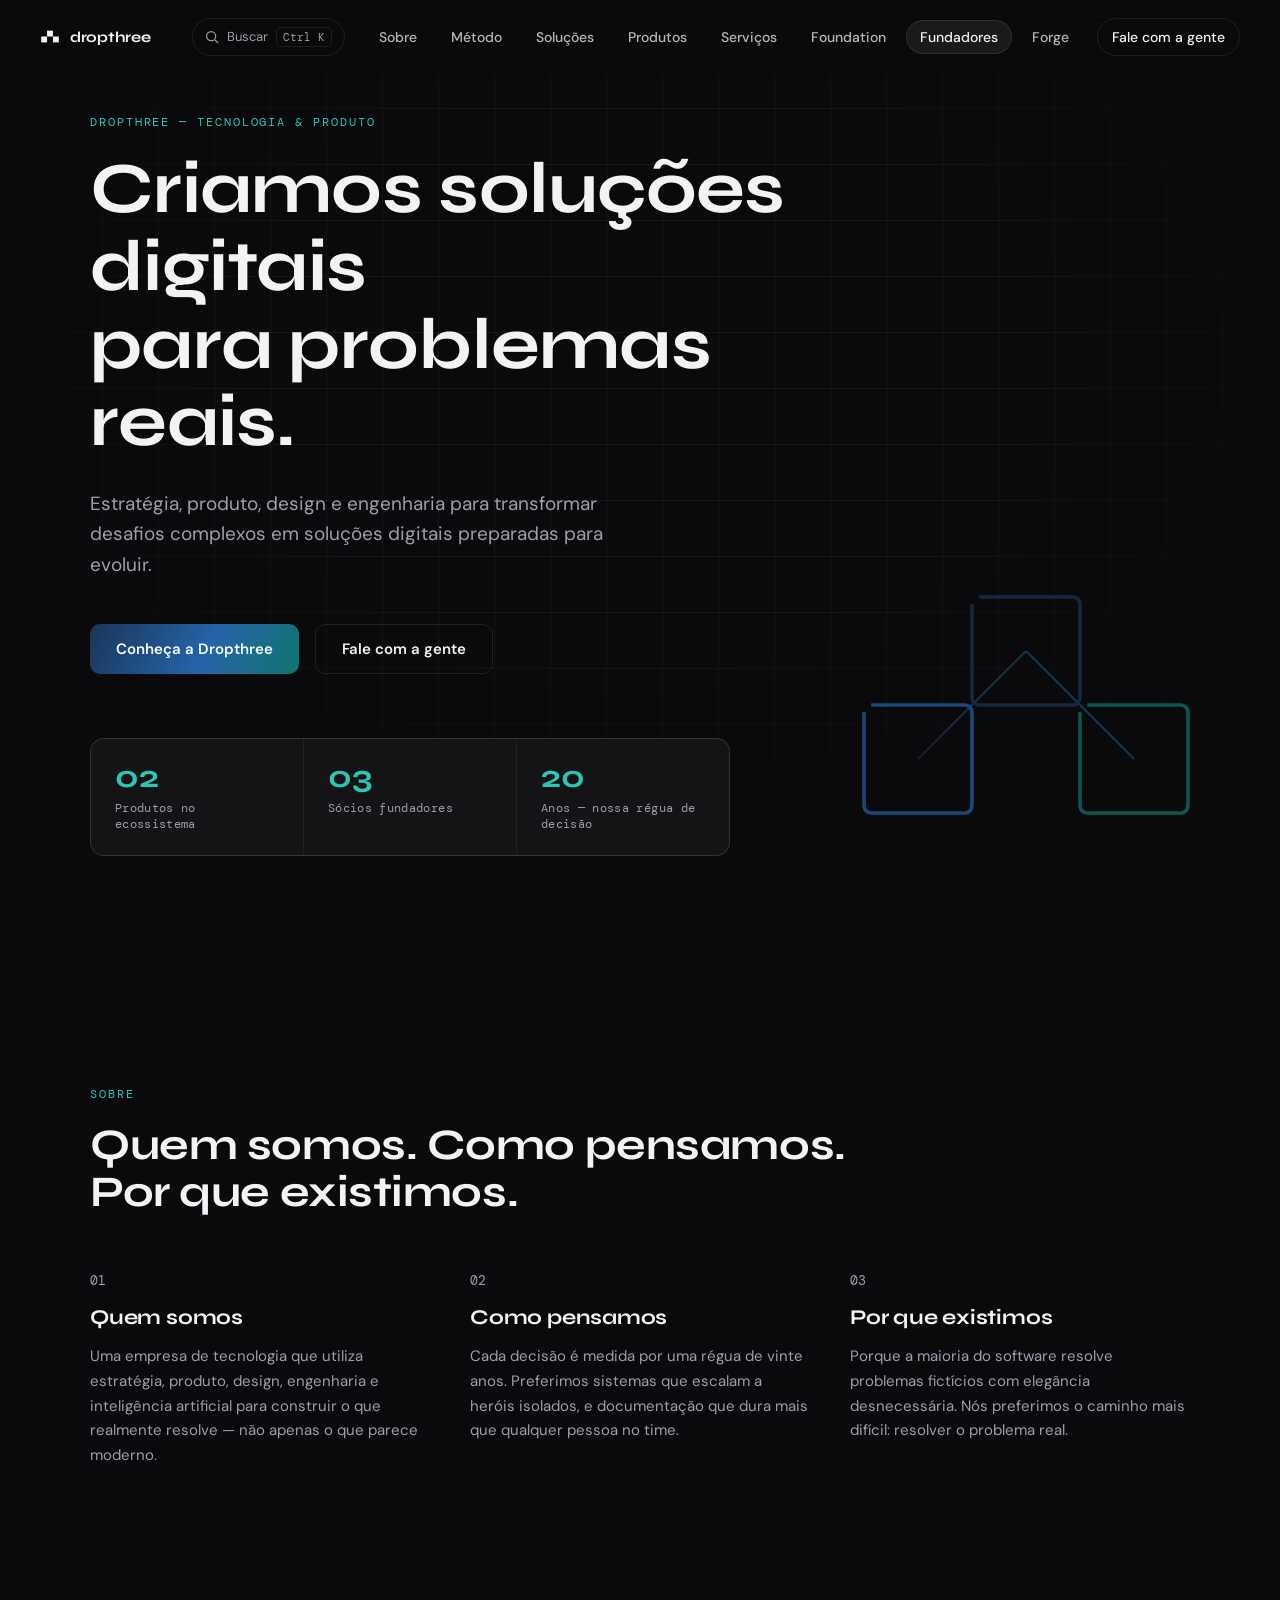
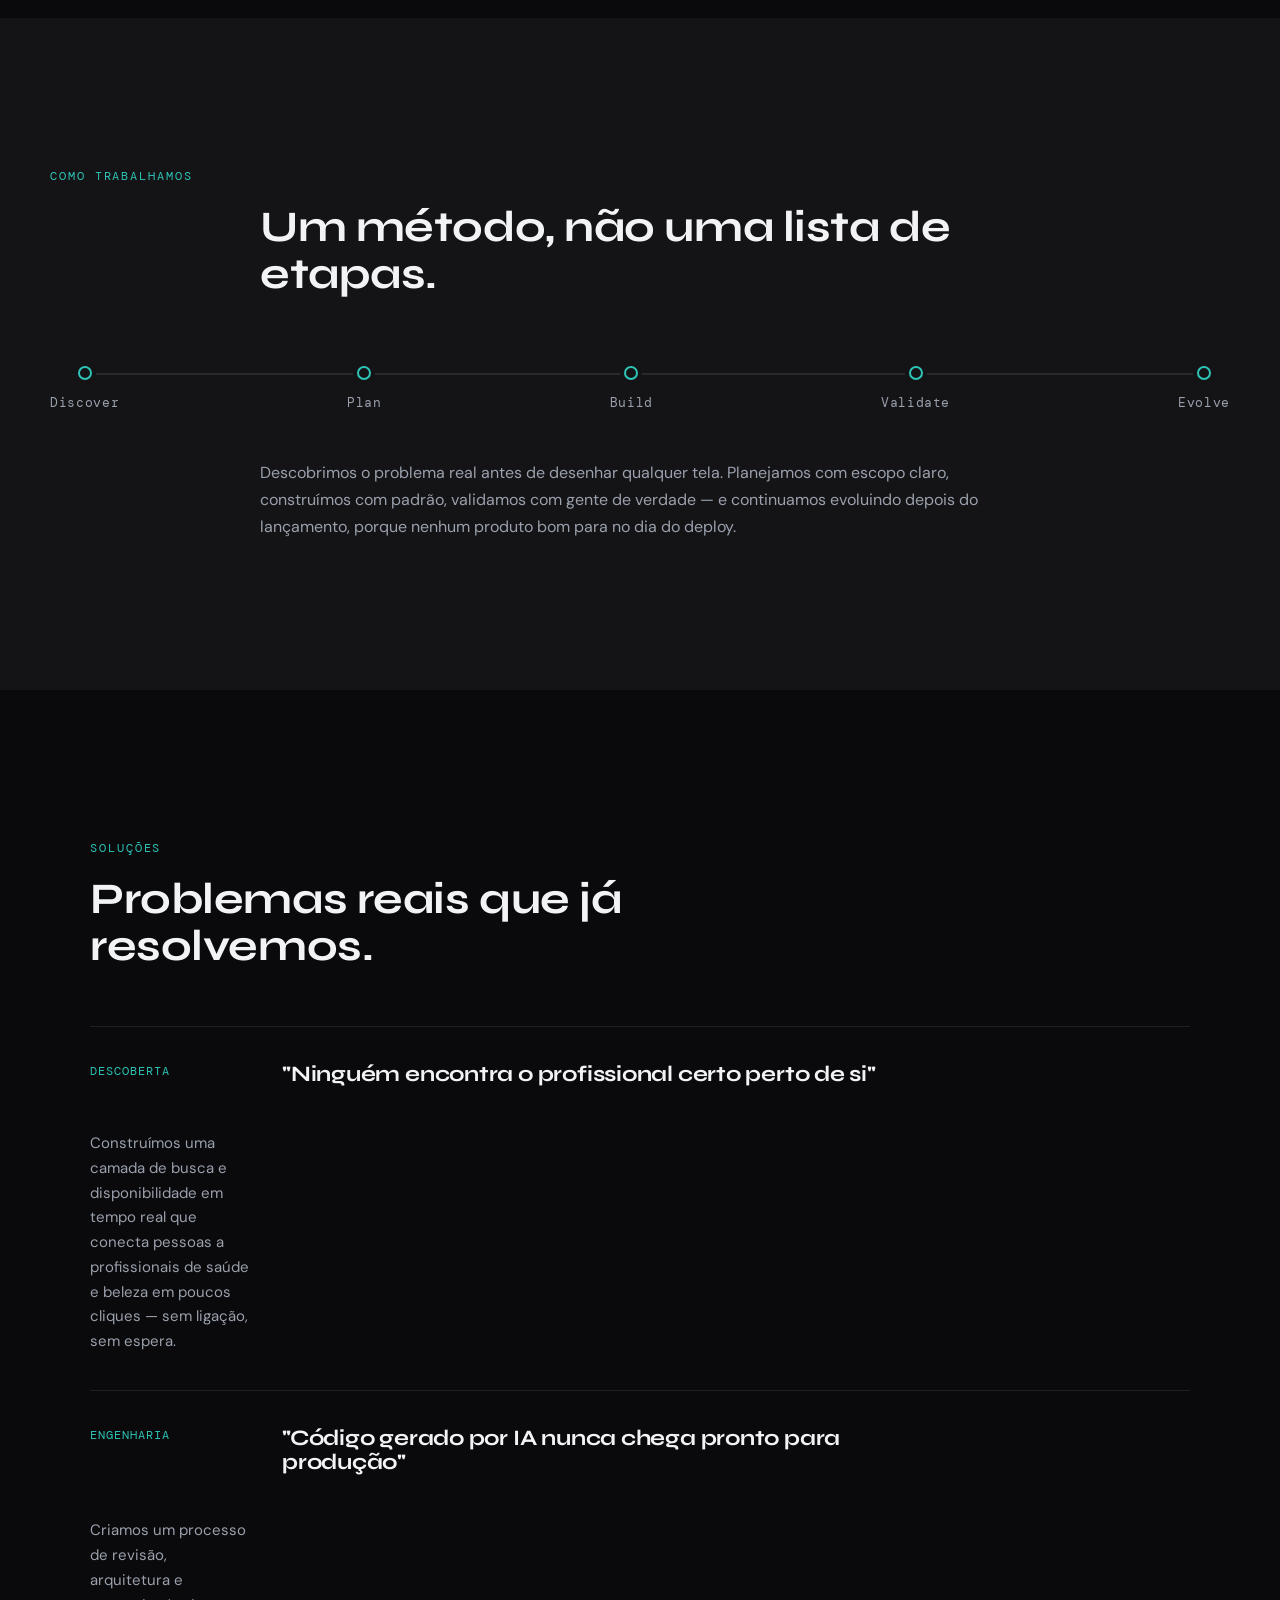
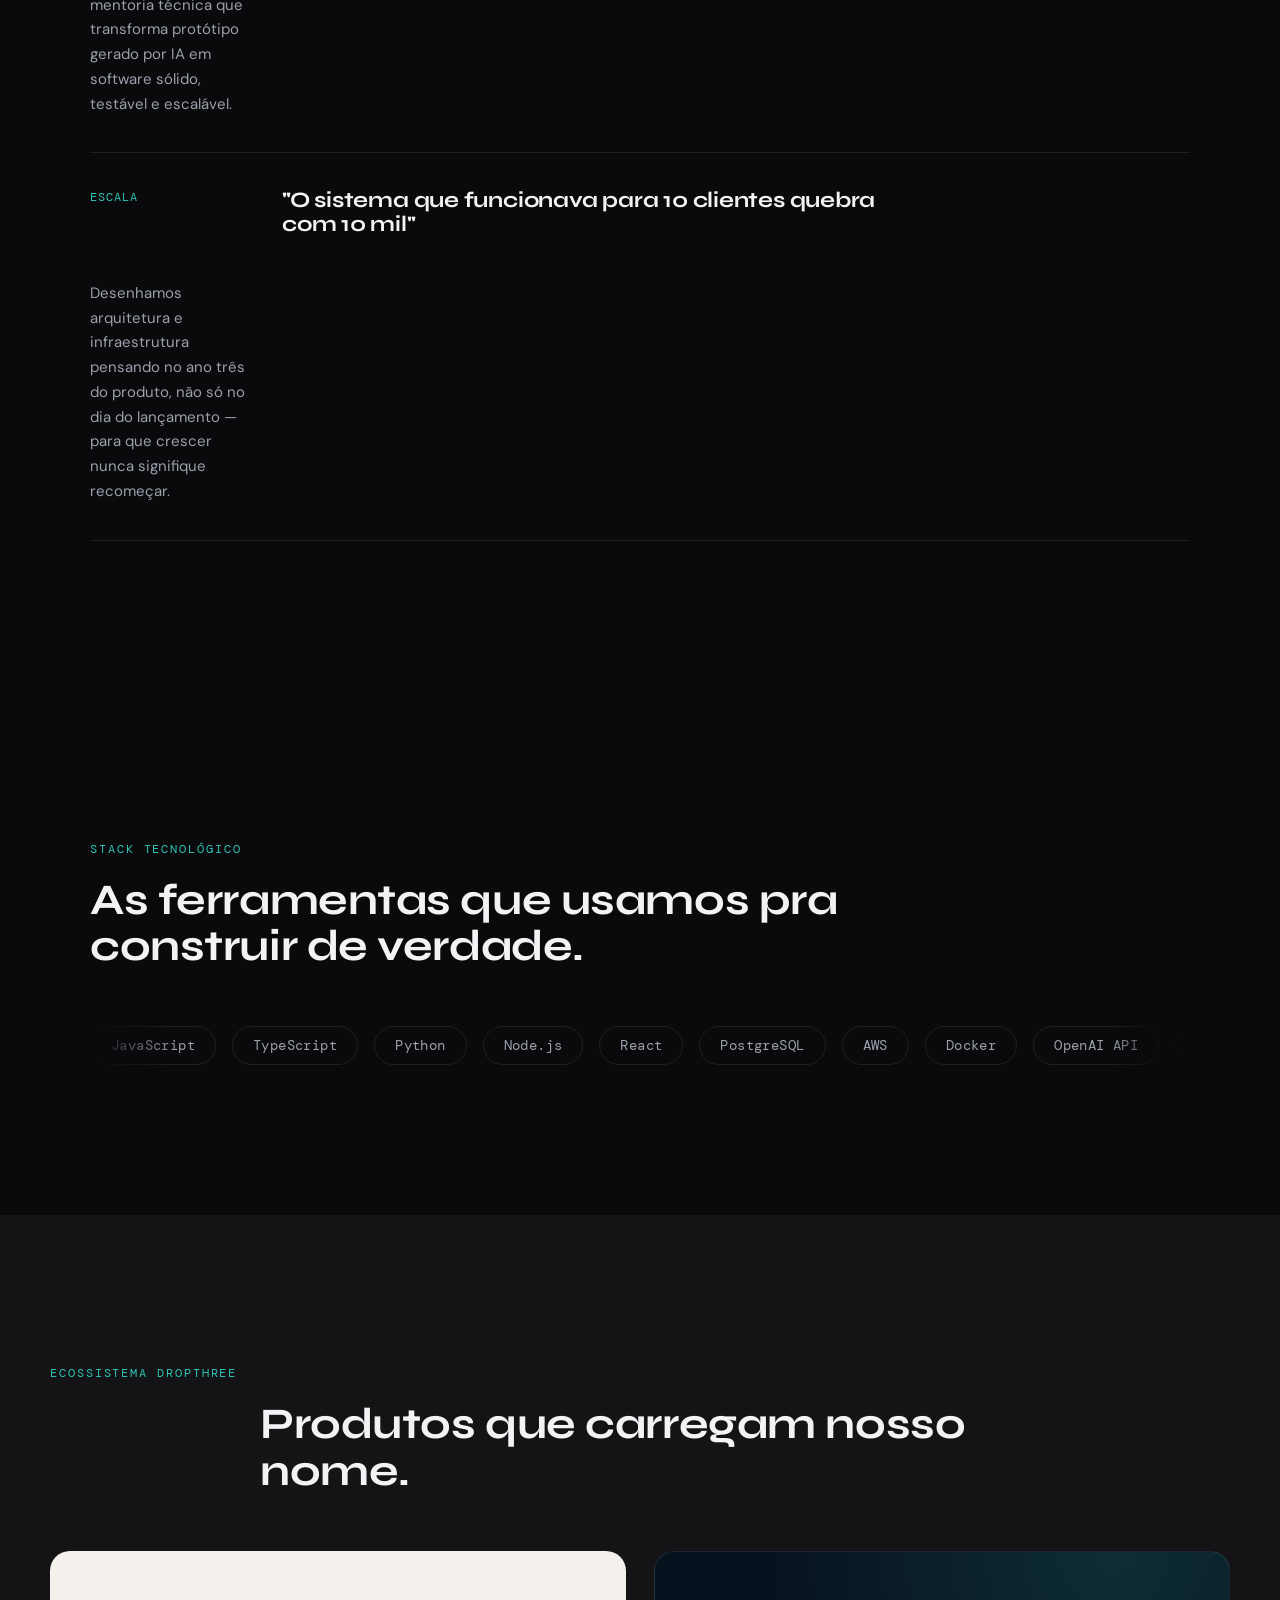
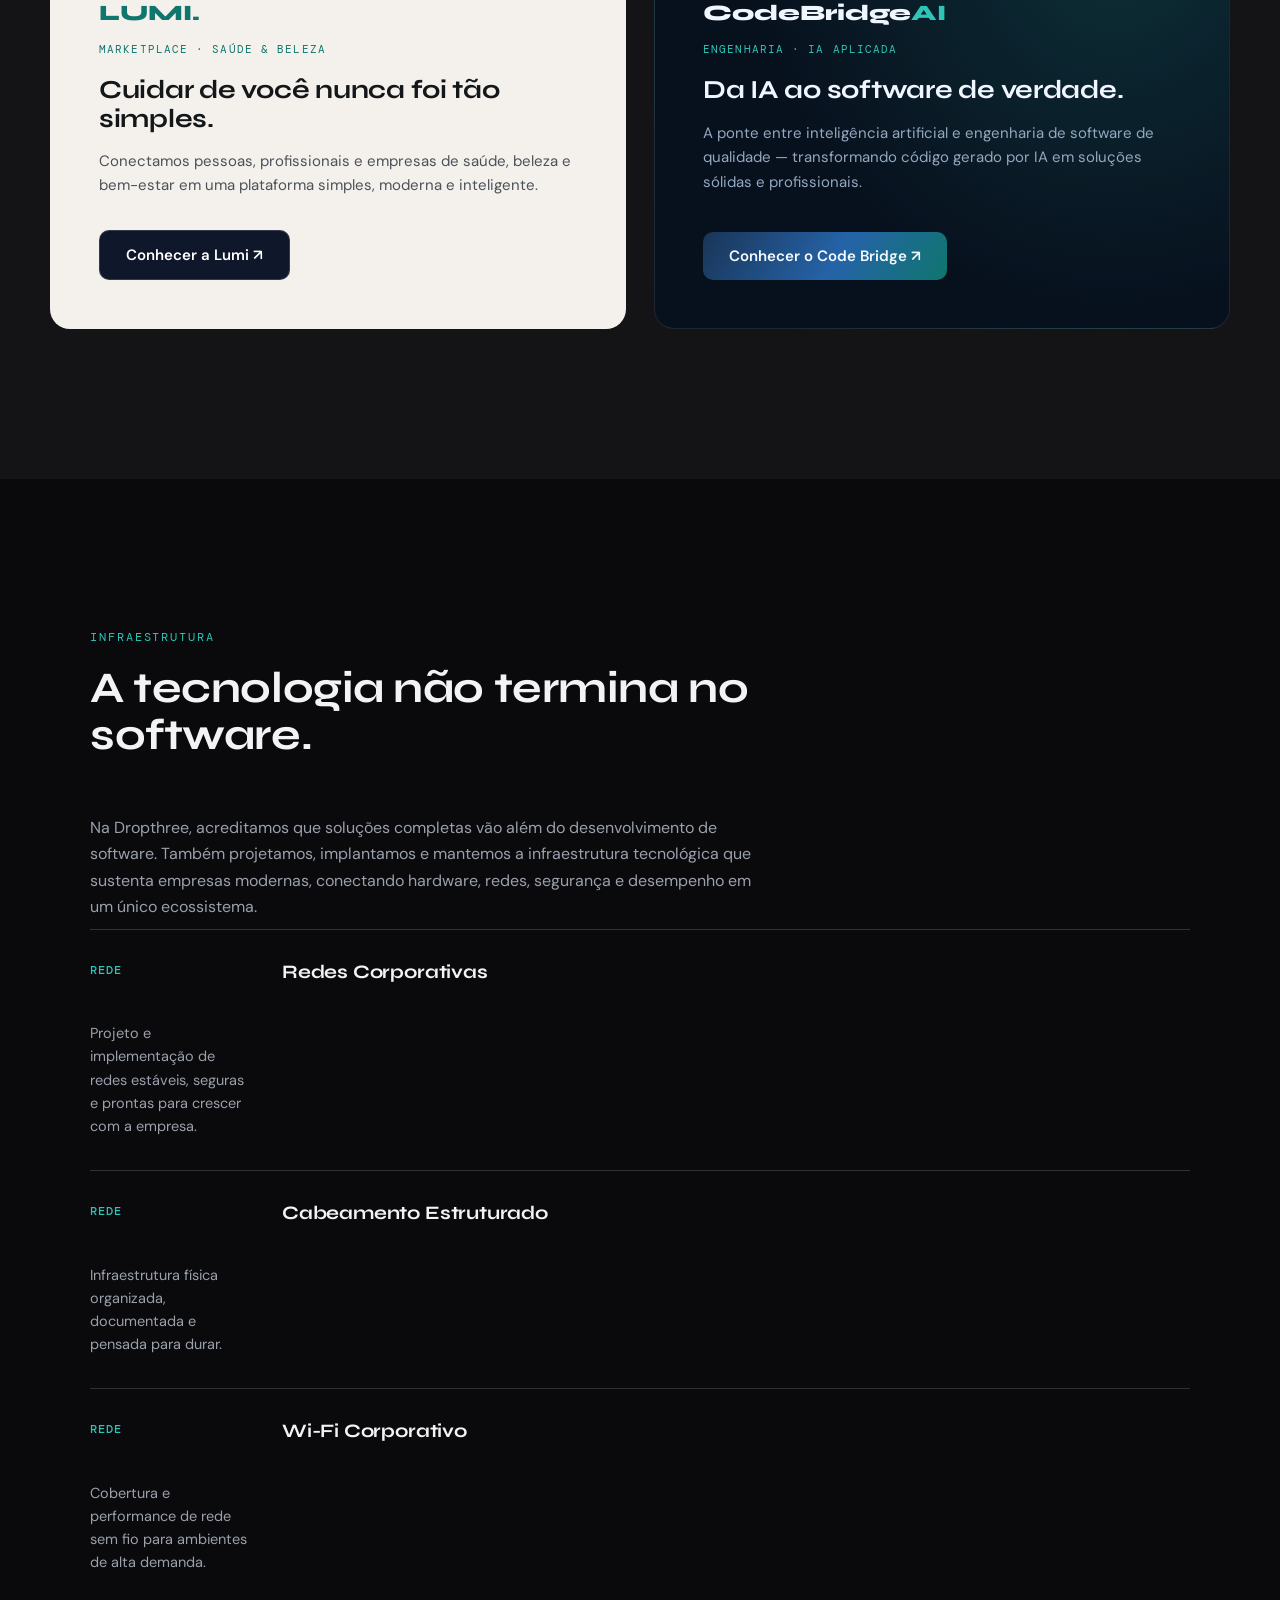
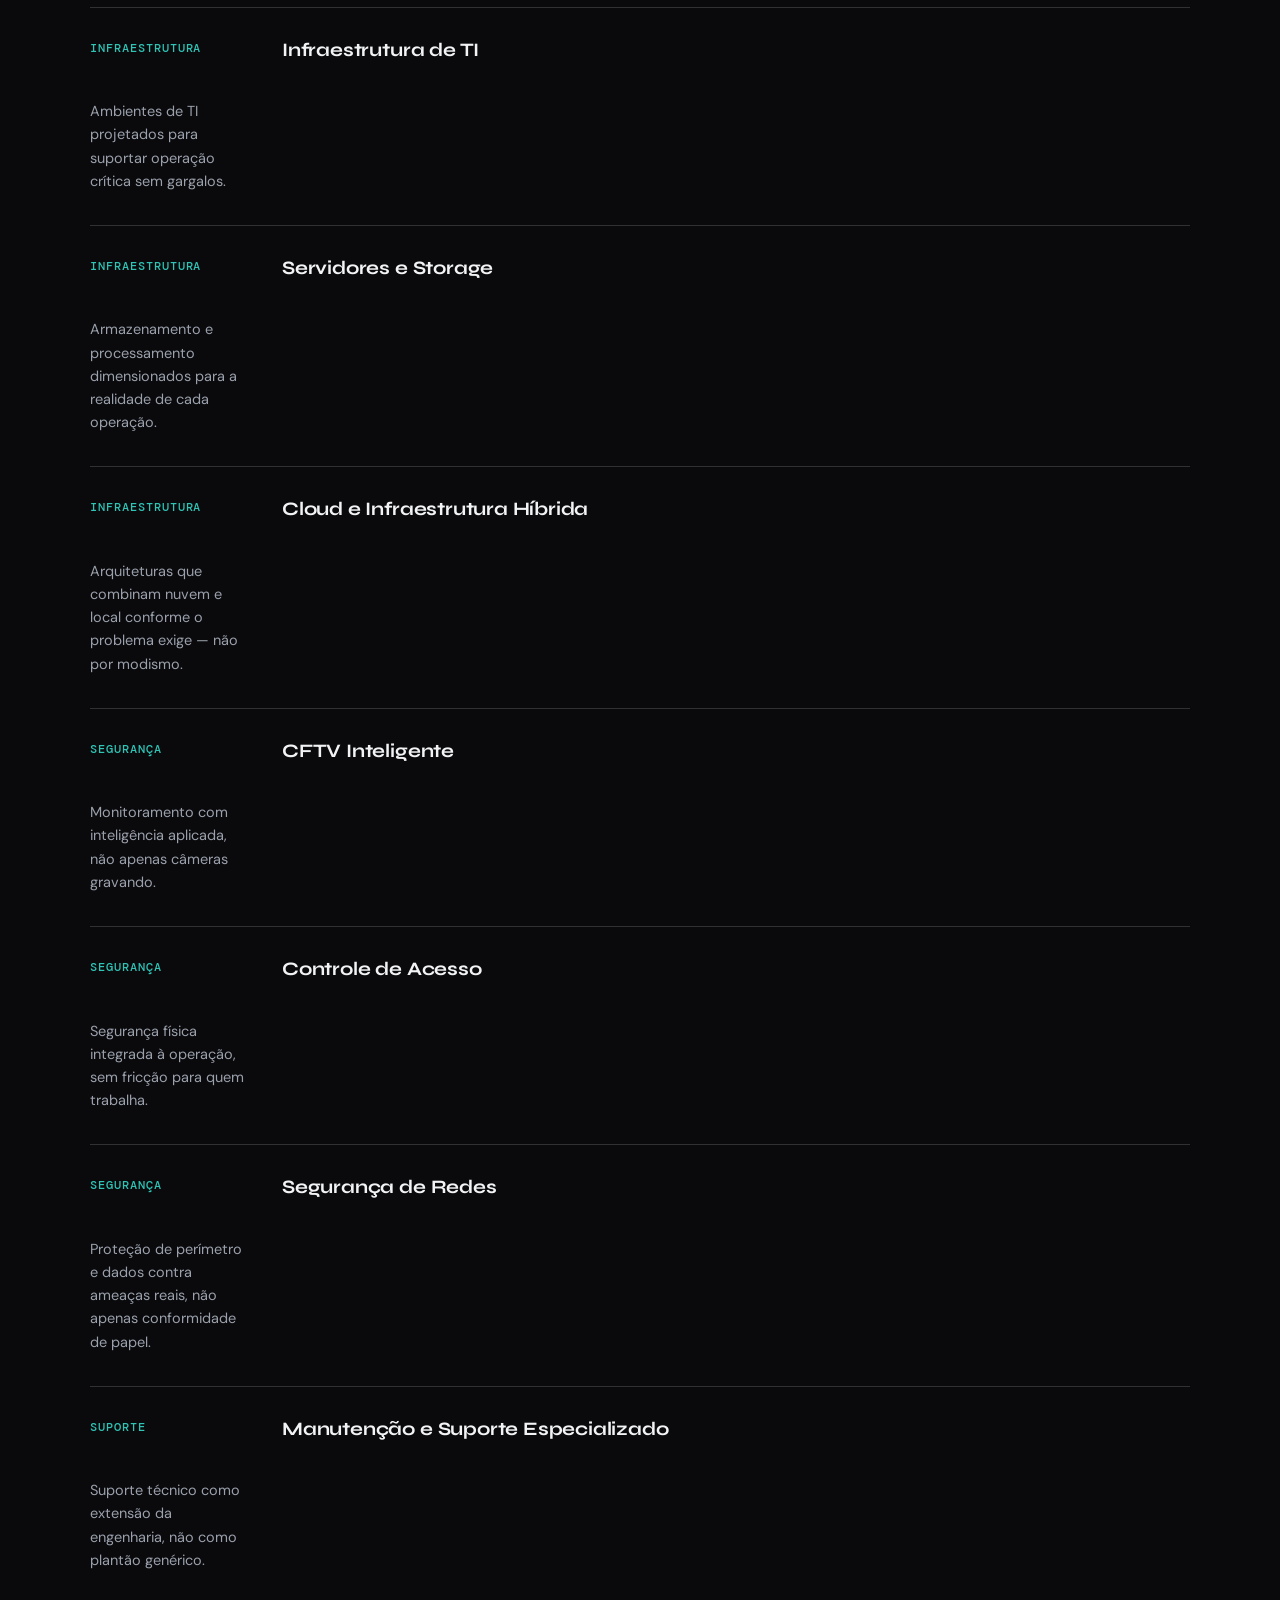
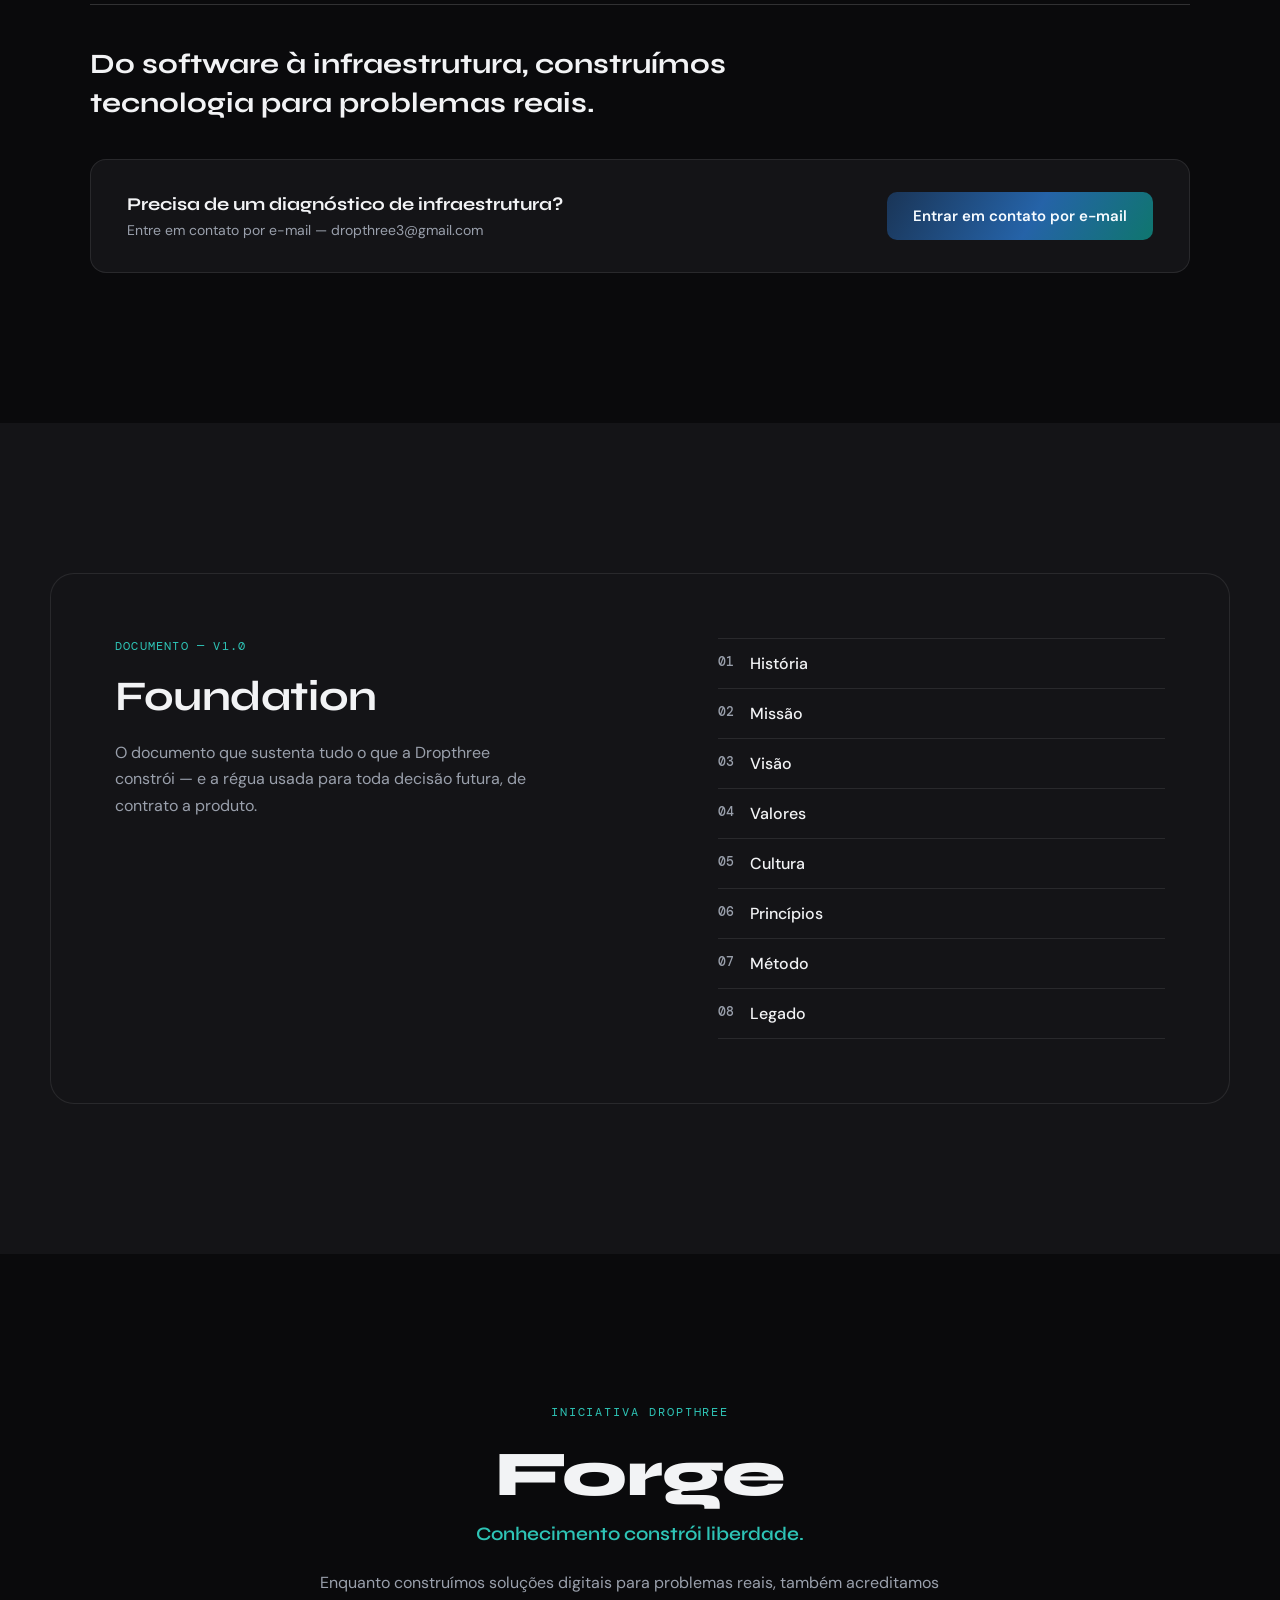
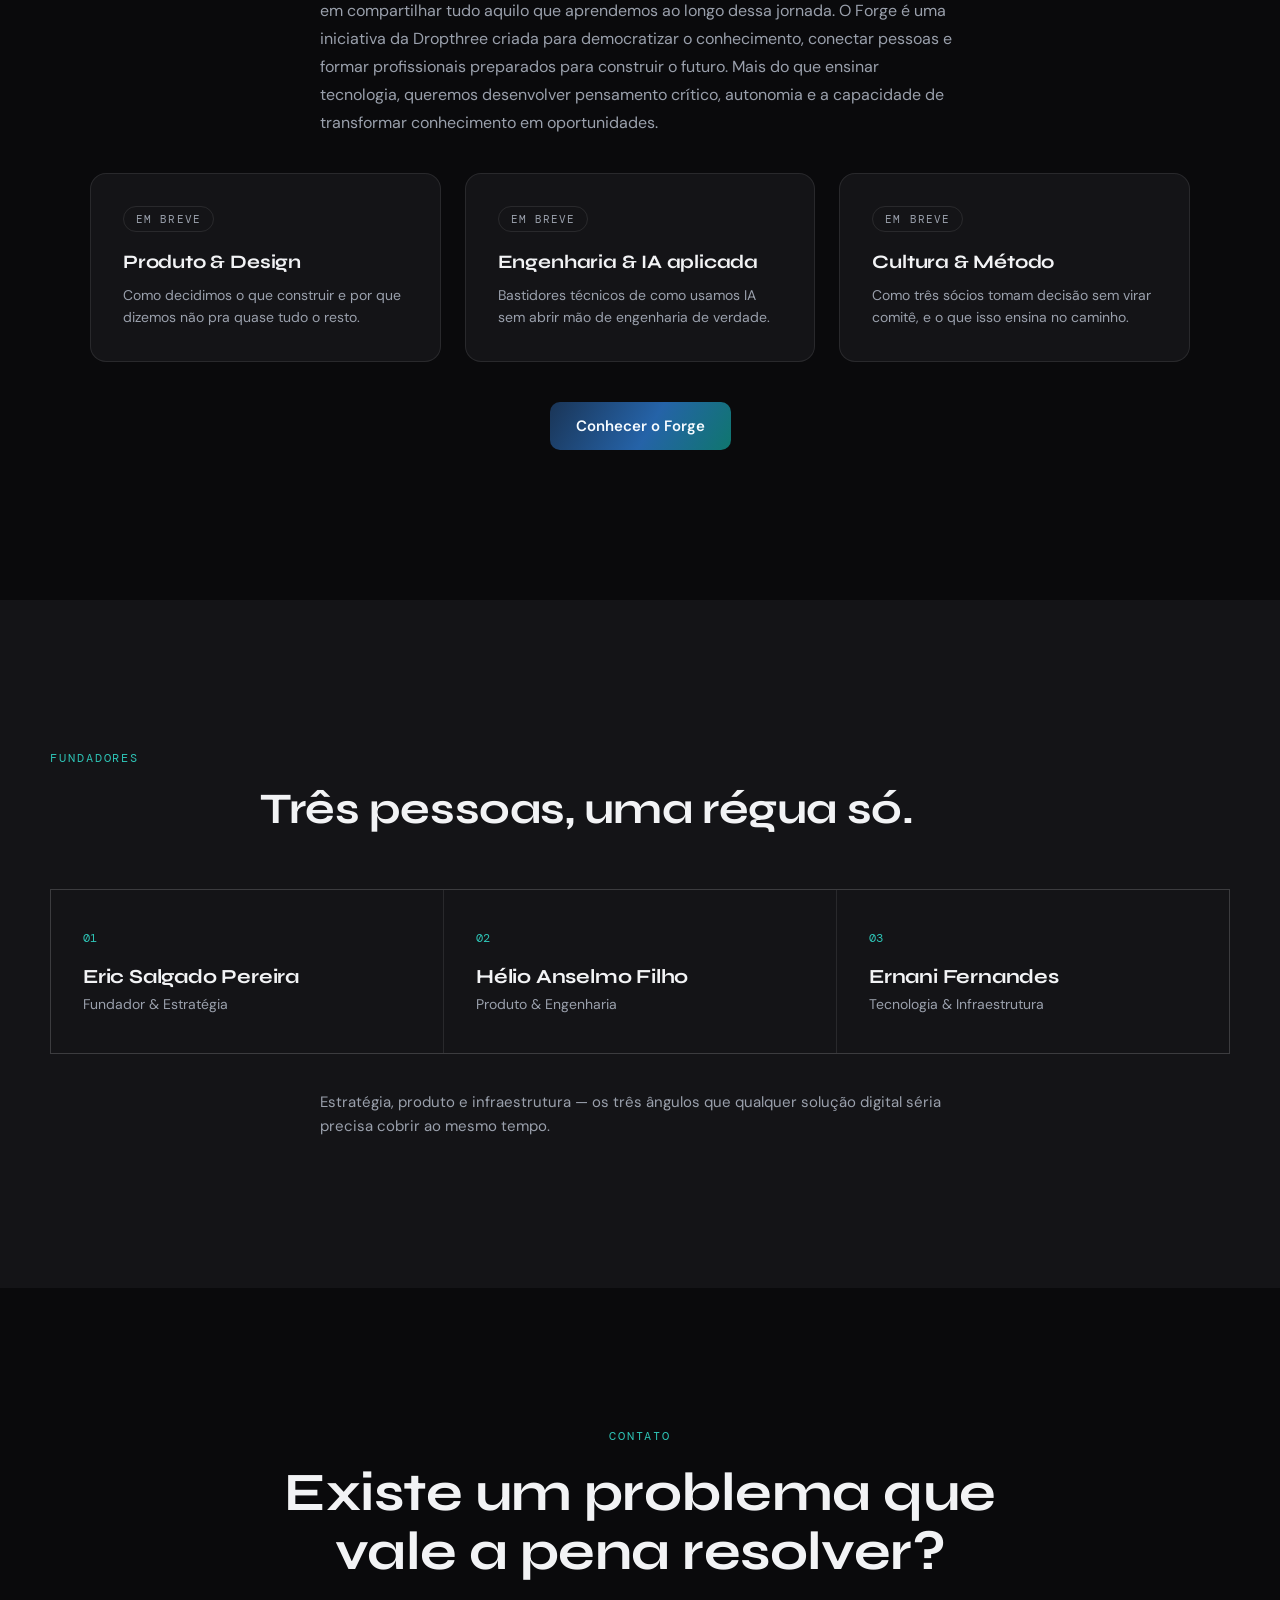
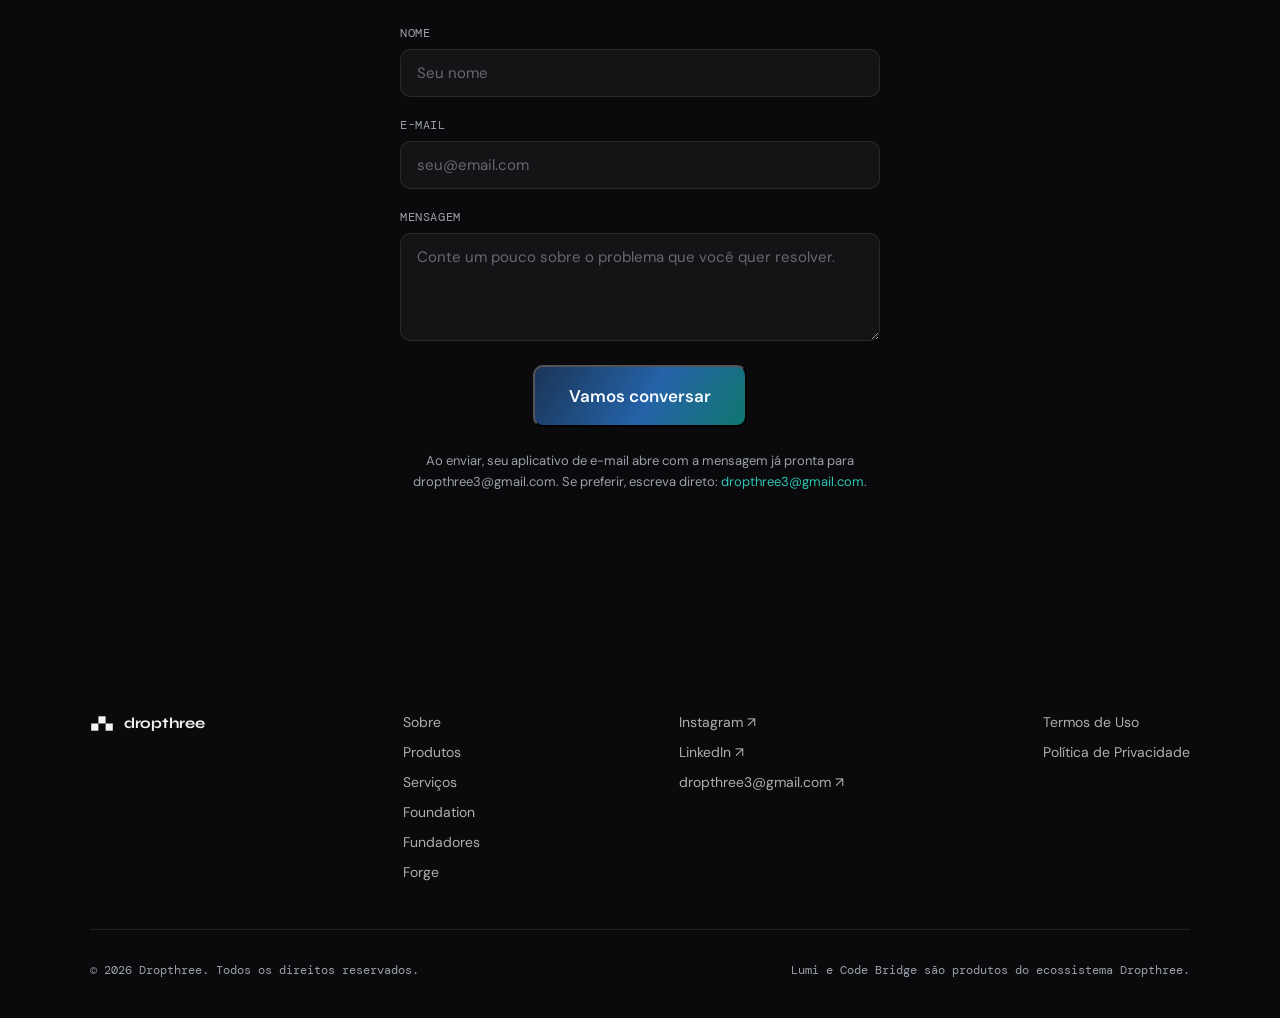
<file: index.html>
<!DOCTYPE html>
<html lang="pt-BR">
<head>
<meta charset="UTF-8">
<meta name="viewport" content="width=device-width, initial-scale=1.0">
<title>Dropthree — Criamos soluções digitais para problemas reais</title>
<meta name="description" content="Dropthree é uma empresa de tecnologia. Utilizamos estratégia, produto, design, engenharia e inteligência artificial para construir soluções digitais úteis e duradouras.">

<link rel="icon" type="image/svg+xml" href="favicon.svg">
<link rel="alternate icon" type="image/png" href="favicon-32.png">

<!-- Open Graph -->
<meta property="og:type" content="website">
<meta property="og:site_name" content="Dropthree">
<meta property="og:title" content="Dropthree — Criamos soluções digitais para problemas reais">
<meta property="og:description" content="Estratégia, produto, design e engenharia para transformar desafios complexos em soluções digitais preparadas para evoluir.">
<meta property="og:image" content="og-image.png">
<meta property="og:image:width" content="1200">
<meta property="og:image:height" content="630">
<meta property="og:locale" content="pt_BR">

<!-- Twitter Card -->
<meta name="twitter:card" content="summary_large_image">
<meta name="twitter:title" content="Dropthree — Criamos soluções digitais para problemas reais">
<meta name="twitter:description" content="Estratégia, produto, design e engenharia para transformar desafios complexos em soluções digitais preparadas para evoluir.">
<meta name="twitter:image" content="og-image.png">

<script type="application/ld+json">
{
  "@context": "https://schema.org",
  "@type": "Organization",
  "name": "Dropthree",
  "description": "Empresa de tecnologia que utiliza estratégia, produto, design, engenharia e inteligência artificial para construir soluções digitais úteis e duradouras.",
  "email": "dropthree3@gmail.com",
  "sameAs": [
    "https://www.instagram.com/dropthree3/"
  ]
}
</script>

<link rel="preconnect" href="https://fonts.googleapis.com">
<link rel="preconnect" href="https://fonts.gstatic.com" crossorigin>
<link href="https://fonts.googleapis.com/css2?family=Syne:wght@600;700;800&family=DM+Sans:ital,wght@0,400;0,500;0,600;1,500&family=DM+Mono:wght@400&display=swap" rel="stylesheet">
<link rel="stylesheet" href="styles.css">
</head>
<body>

<div class="cursor-dot" id="cursorDot" aria-hidden="true"></div>
<div class="cursor-ring" id="cursorRing" aria-hidden="true"></div>

<a class="skip-link" href="#conteudo">Pular para o conteúdo</a>

<nav class="nav" id="nav">
  <div class="progress-bar" id="progressBar"></div>
  <a href="#topo" class="nav__brand" aria-label="Dropthree — início">
    <svg class="nav__symbol" viewBox="0 0 300 260" aria-hidden="true">
      <rect x="105" y="40"  width="90" height="90"/>
      <rect x="15"  y="130" width="90" height="90"/>
      <rect x="195" y="130" width="90" height="90"/>
    </svg>
    <span class="nav__word">dropthree</span>
  </a>
  <button class="nav__toggle" id="navToggle" aria-label="Abrir menu" aria-expanded="false">
    <span></span><span></span><span></span>
  </button>
  <button class="nav__search" id="paletteTrigger" aria-label="Abrir busca rápida">
    <svg width="14" height="14" viewBox="0 0 16 16" fill="none" aria-hidden="true"><circle cx="7" cy="7" r="5.2" stroke="currentColor" stroke-width="1.4"/><path d="M11 11L14.5 14.5" stroke="currentColor" stroke-width="1.4" stroke-linecap="round"/></svg>
    <span class="nav__search-label">Buscar</span>
    <span class="nav__search-kbd" id="paletteKbd">Ctrl K</span>
  </button>
  <div class="nav__links" id="navLinks">
    <span class="nav__indicator" id="navIndicator" aria-hidden="true"></span>
    <a href="#sobre" data-nav>Sobre</a>
    <a href="#metodo" data-nav>Método</a>
    <a href="#solucoes" data-nav>Soluções</a>
    <a href="#produtos" data-nav>Produtos</a>
    <a href="#infraestrutura" data-nav>Serviços</a>
    <a href="#foundation" data-nav>Foundation</a>
    <a href="#fundadores" data-nav>Fundadores</a>
    <a href="forge.html">Forge</a>
    <a href="#contato" class="nav__cta">Fale com a gente</a>
  </div>
</nav>

<main id="conteudo">

  <!-- HERO -->
  <section id="topo" class="hero">
    <div class="hero__bg" aria-hidden="true">
      <div class="hero__grid"></div>
      <svg class="hero__art" viewBox="0 0 300 260" preserveAspectRatio="xMidYMid meet" aria-hidden="true">
        <defs>
          <linearGradient id="lineGrad" x1="0%" y1="100%" x2="100%" y2="0%">
            <stop offset="0%" stop-color="#1A3557"/>
            <stop offset="55%" stop-color="#2563A8"/>
            <stop offset="100%" stop-color="#0F766E"/>
          </linearGradient>
        </defs>
        <g class="brand-lines" fill="none" stroke="url(#lineGrad)" stroke-width="1.6">
          <path class="brand-line" d="M150,85 L60,175"/>
          <path class="brand-line" d="M150,85 L240,175"/>
          <path class="brand-line" d="M60,175 L240,175"/>
        </g>
        <g class="brand-squares" fill="none" stroke-width="3">
          <rect class="brand-sq brand-sq--a" x="105" y="40"  width="90" height="90" rx="6"/>
          <rect class="brand-sq brand-sq--b" x="15"  y="130" width="90" height="90" rx="6"/>
          <rect class="brand-sq brand-sq--c" x="195" y="130" width="90" height="90" rx="6"/>
        </g>
        <g class="brand-nodes">
          <circle class="brand-node" cx="150" cy="85"  r="4.5"/>
          <circle class="brand-node" cx="60"  cy="175" r="4.5"/>
          <circle class="brand-node" cx="240" cy="175" r="4.5"/>
        </g>
      </svg>
    </div>

    <p class="eyebrow" data-reveal>DROPTHREE — TECNOLOGIA &amp; PRODUTO</p>
    <h1 class="hero__title" data-reveal><span class="scramble-line">Criamos soluções digitais</span><br><span class="scramble-line">para problemas reais.</span></h1>
    <p class="hero__sub" data-reveal>Estratégia, produto, design e engenharia para transformar desafios
      complexos em soluções digitais preparadas para evoluir.</p>
    <div class="hero__ctas" data-reveal>
      <a href="#sobre" class="btn btn--primary">Conheça a Dropthree</a>
      <a href="#contato" class="btn btn--ghost">Fale com a gente</a>
    </div>

    <div class="stats" data-reveal>
      <div class="stat">
        <span class="stat__num" data-count="2" data-pad="2">00</span>
        <span class="stat__label">Produtos no ecossistema</span>
      </div>
      <div class="stat">
        <span class="stat__num" data-count="3" data-pad="2">00</span>
        <span class="stat__label">Sócios fundadores</span>
      </div>
      <div class="stat">
        <span class="stat__num" data-count="20" data-pad="2">00</span>
        <span class="stat__label">Anos — nossa régua de decisão</span>
      </div>
    </div>
  </section>

  <!-- SOBRE -->
  <section id="sobre" class="section">
    <p class="eyebrow" data-reveal>SOBRE</p>
    <h2 class="section__title" data-reveal>Quem somos. Como pensamos. Por que existimos.</h2>
    <div class="sobre__grid" data-reveal>
      <div class="sobre__item">
        <span class="sobre__num">01</span>
        <h3>Quem somos</h3>
        <p>Uma empresa de tecnologia que utiliza estratégia, produto, design, engenharia e inteligência
          artificial para construir o que realmente resolve — não apenas o que parece moderno.</p>
      </div>
      <div class="sobre__item">
        <span class="sobre__num">02</span>
        <h3>Como pensamos</h3>
        <p>Cada decisão é medida por uma régua de vinte anos. Preferimos sistemas que escalam a heróis
          isolados, e documentação que dura mais que qualquer pessoa no time.</p>
      </div>
      <div class="sobre__item">
        <span class="sobre__num">03</span>
        <h3>Por que existimos</h3>
        <p>Porque a maioria do software resolve problemas fictícios com elegância desnecessária. Nós
          preferimos o caminho mais difícil: resolver o problema real.</p>
      </div>
    </div>
  </section>

  <!-- COMO TRABALHAMOS -->
  <section id="metodo" class="section section--elevated">
    <p class="eyebrow" data-reveal>COMO TRABALHAMOS</p>
    <h2 class="section__title" data-reveal>Um método, não uma lista de etapas.</h2>

    <div class="timeline" data-reveal>
      <svg class="timeline__line" viewBox="0 0 1000 40" preserveAspectRatio="none" aria-hidden="true">
        <path class="timeline__path" d="M20,20 H980" fill="none" stroke-width="2"/>
      </svg>
      <div class="timeline__steps">
        <div class="step"><span class="step__dot"></span><span class="step__label">Discover</span></div>
        <div class="step"><span class="step__dot"></span><span class="step__label">Plan</span></div>
        <div class="step"><span class="step__dot"></span><span class="step__label">Build</span></div>
        <div class="step"><span class="step__dot"></span><span class="step__label">Validate</span></div>
        <div class="step"><span class="step__dot"></span><span class="step__label">Evolve</span></div>
      </div>
    </div>
    <p class="timeline__note" data-reveal>Descobrimos o problema real antes de desenhar qualquer tela.
      Planejamos com escopo claro, construímos com padrão, validamos com gente de verdade — e continuamos
      evoluindo depois do lançamento, porque nenhum produto bom para no dia do deploy.</p>
  </section>

  <!-- SOLUÇÕES -->
  <section id="solucoes" class="section">
    <p class="eyebrow" data-reveal>SOLUÇÕES</p>
    <h2 class="section__title" data-reveal>Problemas reais que já resolvemos.</h2>

    <div class="solucoes__list" data-reveal>
      <article class="solucao">
        <span class="solucao__tag">DESCOBERTA</span>
        <h3>"Ninguém encontra o profissional certo perto de si"</h3>
        <p>Construímos uma camada de busca e disponibilidade em tempo real que conecta pessoas a
          profissionais de saúde e beleza em poucos cliques — sem ligação, sem espera.</p>
      </article>
      <article class="solucao">
        <span class="solucao__tag">ENGENHARIA</span>
        <h3>"Código gerado por IA nunca chega pronto para produção"</h3>
        <p>Criamos um processo de revisão, arquitetura e mentoria técnica que transforma protótipo gerado
          por IA em software sólido, testável e escalável.</p>
      </article>
      <article class="solucao">
        <span class="solucao__tag">ESCALA</span>
        <h3>"O sistema que funcionava para 10 clientes quebra com 10 mil"</h3>
        <p>Desenhamos arquitetura e infraestrutura pensando no ano três do produto, não só no dia do
          lançamento — para que crescer nunca signifique recomeçar.</p>
      </article>
    </div>
  </section>

  <!-- STACK -->
  <section id="stack" class="section stack">
    <p class="eyebrow" data-reveal>STACK TECNOLÓGICO</p>
    <h2 class="section__title" data-reveal>As ferramentas que usamos pra construir de verdade.</h2>

    <div class="stack__marquee" data-reveal>
      <div class="stack__track">
        <span>JavaScript</span><span>TypeScript</span><span>Python</span><span>Node.js</span>
        <span>React</span><span>PostgreSQL</span><span>AWS</span><span>Docker</span>
        <span>OpenAI API</span><span>REST APIs</span><span>CI/CD</span><span>Figma</span>
        <span class="stack__dup">JavaScript</span><span class="stack__dup">TypeScript</span><span class="stack__dup">Python</span><span class="stack__dup">Node.js</span>
        <span class="stack__dup">React</span><span class="stack__dup">PostgreSQL</span><span class="stack__dup">AWS</span><span class="stack__dup">Docker</span>
        <span class="stack__dup">OpenAI API</span><span class="stack__dup">REST APIs</span><span class="stack__dup">CI/CD</span><span class="stack__dup">Figma</span>
      </div>
    </div>
  </section>

  <!-- PRODUTOS -->
  <section id="produtos" class="section section--elevated produtos">
    <p class="eyebrow" data-reveal>ECOSSISTEMA DROPTHREE</p>
    <h2 class="section__title" data-reveal>Produtos que carregam nosso nome.</h2>

    <div class="produtos__grid" data-reveal>

      <article class="card-produto card-produto--lumi">
        <div class="card-produto__inner">
          <span class="card-produto__logo">LUMI.</span>
          <p class="card-produto__tag">MARKETPLACE · SAÚDE &amp; BELEZA</p>
          <h3>Cuidar de você nunca foi tão simples.</h3>
          <p class="card-produto__desc">Conectamos pessoas, profissionais e empresas de saúde, beleza e
            bem-estar em uma plataforma simples, moderna e inteligente.</p>
          <a href="https://lumi-br.lovable.app/" target="_blank" rel="noopener" class="btn btn--lumi">
            Conhecer a Lumi ↗
          </a>
        </div>
      </article>

      <article class="card-produto card-produto--codebridge">
        <div class="card-produto__inner">
          <span class="card-produto__logo">CodeBridge<span>AI</span></span>
          <p class="card-produto__tag">ENGENHARIA · IA APLICADA</p>
          <h3>Da IA ao software de verdade.</h3>
          <p class="card-produto__desc">A ponte entre inteligência artificial e engenharia de software de
            qualidade — transformando código gerado por IA em soluções sólidas e profissionais.</p>
          <a href="https://ericsalt.github.io/Code-Brigde/" target="_blank" rel="noopener" class="btn btn--codebridge">
            Conhecer o Code Bridge ↗
          </a>
        </div>
      </article>

    </div>
  </section>

  <!-- INFRAESTRUTURA -->
  <section id="infraestrutura" class="section infra">
    <p class="eyebrow" data-reveal>INFRAESTRUTURA</p>
    <h2 class="section__title" data-reveal>A tecnologia não termina no software.</h2>
    <p class="infra__intro" data-reveal>Na Dropthree, acreditamos que soluções completas vão além do
      desenvolvimento de software. Também projetamos, implantamos e mantemos a infraestrutura tecnológica
      que sustenta empresas modernas, conectando hardware, redes, segurança e desempenho em um único
      ecossistema.</p>

    <div class="infra-list" data-reveal>
      <article class="infra-item">
        <span class="infra-item__tag">REDE</span>
        <h3>Redes Corporativas</h3>
        <p>Projeto e implementação de redes estáveis, seguras e prontas para crescer com a empresa.</p>
      </article>
      <article class="infra-item">
        <span class="infra-item__tag">REDE</span>
        <h3>Cabeamento Estruturado</h3>
        <p>Infraestrutura física organizada, documentada e pensada para durar.</p>
      </article>
      <article class="infra-item">
        <span class="infra-item__tag">REDE</span>
        <h3>Wi-Fi Corporativo</h3>
        <p>Cobertura e performance de rede sem fio para ambientes de alta demanda.</p>
      </article>
      <article class="infra-item">
        <span class="infra-item__tag">INFRAESTRUTURA</span>
        <h3>Infraestrutura de TI</h3>
        <p>Ambientes de TI projetados para suportar operação crítica sem gargalos.</p>
      </article>
      <article class="infra-item">
        <span class="infra-item__tag">INFRAESTRUTURA</span>
        <h3>Servidores e Storage</h3>
        <p>Armazenamento e processamento dimensionados para a realidade de cada operação.</p>
      </article>
      <article class="infra-item">
        <span class="infra-item__tag">INFRAESTRUTURA</span>
        <h3>Cloud e Infraestrutura Híbrida</h3>
        <p>Arquiteturas que combinam nuvem e local conforme o problema exige — não por modismo.</p>
      </article>
      <article class="infra-item">
        <span class="infra-item__tag">SEGURANÇA</span>
        <h3>CFTV Inteligente</h3>
        <p>Monitoramento com inteligência aplicada, não apenas câmeras gravando.</p>
      </article>
      <article class="infra-item">
        <span class="infra-item__tag">SEGURANÇA</span>
        <h3>Controle de Acesso</h3>
        <p>Segurança física integrada à operação, sem fricção para quem trabalha.</p>
      </article>
      <article class="infra-item">
        <span class="infra-item__tag">SEGURANÇA</span>
        <h3>Segurança de Redes</h3>
        <p>Proteção de perímetro e dados contra ameaças reais, não apenas conformidade de papel.</p>
      </article>
      <article class="infra-item">
        <span class="infra-item__tag">SUPORTE</span>
        <h3>Manutenção e Suporte Especializado</h3>
        <p>Suporte técnico como extensão da engenharia, não como plantão genérico.</p>
      </article>
    </div>

    <p class="infra__slogan" data-reveal>Do software à infraestrutura, construímos tecnologia para problemas reais.</p>

    <div class="infra__cta" data-reveal>
      <div class="infra__cta-text">
        <p class="infra__cta-title">Precisa de um diagnóstico de infraestrutura?</p>
        <p class="infra__cta-sub">Entre em contato por e-mail — dropthree3@gmail.com</p>
      </div>
      <a href="mailto:dropthree3@gmail.com?subject=Interesse%20em%20Infraestrutura%20de%20TI&body=Ol%C3%A1!%20Quero%20saber%20mais%20sobre%20infraestrutura%20de%20TI%20com%20a%20Dropthree."
         class="btn btn--primary">
        Entrar em contato por e-mail
      </a>
    </div>
  </section>

  <!-- FOUNDATION -->
  <section id="foundation" class="section section--elevated foundation">
    <div class="foundation__card" data-reveal>
      <div class="foundation__head">
        <span class="foundation__mono">DOCUMENTO — V1.0</span>
        <h2>Foundation</h2>
        <p>O documento que sustenta tudo o que a Dropthree constrói — e a régua usada para toda decisão
          futura, de contrato a produto.</p>
      </div>
      <ol class="foundation__list">
        <li><span>01</span>História</li>
        <li><span>02</span>Missão</li>
        <li><span>03</span>Visão</li>
        <li><span>04</span>Valores</li>
        <li><span>05</span>Cultura</li>
        <li><span>06</span>Princípios</li>
        <li><span>07</span>Método</li>
        <li><span>08</span>Legado</li>
      </ol>
    </div>
  </section>

  <!-- FORGE TEASER (inclui prévia do que era Idea Hub) -->
  <section id="forge-teaser" class="section forge-teaser">
    <div class="forge-teaser__inner" data-reveal>
      <p class="eyebrow">INICIATIVA DROPTHREE</p>
      <h2 class="forge-teaser__title">Forge</h2>
      <p class="forge-teaser__subtitle">Conhecimento constrói liberdade.</p>
      <p class="forge-teaser__text">Enquanto construímos soluções digitais para problemas reais, também
        acreditamos em compartilhar tudo aquilo que aprendemos ao longo dessa jornada. O Forge é uma
        iniciativa da Dropthree criada para democratizar o conhecimento, conectar pessoas e formar
        profissionais preparados para construir o futuro. Mais do que ensinar tecnologia, queremos
        desenvolver pensamento crítico, autonomia e a capacidade de transformar conhecimento em
        oportunidades.</p>
    </div>

    <div class="hub__grid forge-teaser__grid" data-reveal>
      <article class="hub-card">
        <span class="hub-card__tag">EM BREVE</span>
        <h3>Produto &amp; Design</h3>
        <p>Como decidimos o que construir e por que dizemos não pra quase tudo o resto.</p>
      </article>
      <article class="hub-card">
        <span class="hub-card__tag">EM BREVE</span>
        <h3>Engenharia &amp; IA aplicada</h3>
        <p>Bastidores técnicos de como usamos IA sem abrir mão de engenharia de verdade.</p>
      </article>
      <article class="hub-card">
        <span class="hub-card__tag">EM BREVE</span>
        <h3>Cultura &amp; Método</h3>
        <p>Como três sócios tomam decisão sem virar comitê, e o que isso ensina no caminho.</p>
      </article>
    </div>

    <div class="forge-teaser__cta" data-reveal>
      <a href="forge.html" class="btn btn--primary">Conhecer o Forge</a>
    </div>
  </section>

  <!-- FUNDADORES -->
  <section id="fundadores" class="section section--elevated">
    <p class="eyebrow" data-reveal>FUNDADORES</p>
    <h2 class="section__title" data-reveal>Três pessoas, uma régua só.</h2>

    <div class="fundadores__grid" data-reveal>
      <article class="fundador">
        <span class="fundador__num">01</span>
        <h3>Eric Salgado Pereira</h3>
        <p>Fundador &amp; Estratégia</p>
      </article>
      <article class="fundador">
        <span class="fundador__num">02</span>
        <h3>Hélio Anselmo Filho</h3>
        <p>Produto &amp; Engenharia</p>
      </article>
      <article class="fundador">
        <span class="fundador__num">03</span>
        <h3>Ernani Fernandes</h3>
        <p>Tecnologia &amp; Infraestrutura</p>
      </article>
    </div>
    <p class="fundadores__nota" data-reveal>Estratégia, produto e infraestrutura — os três ângulos que
      qualquer solução digital séria precisa cobrir ao mesmo tempo.</p>
  </section>

  <!-- CONTATO -->
  <section id="contato" class="section contato">
    <p class="eyebrow" data-reveal>CONTATO</p>
    <h2 class="contato__title" data-reveal>Existe um problema que vale a pena resolver?</h2>

    <form class="contato__form" id="contatoForm" data-reveal>
      <div class="field">
        <label for="nome">Nome</label>
        <input type="text" id="nome" name="nome" placeholder="Seu nome" required>
      </div>
      <div class="field">
        <label for="email">E-mail</label>
        <input type="email" id="email" name="email" placeholder="seu@email.com" required>
      </div>
      <div class="field">
        <label for="mensagem">Mensagem</label>
        <textarea id="mensagem" name="mensagem" rows="4" placeholder="Conte um pouco sobre o problema que você quer resolver." required></textarea>
      </div>
      <button type="submit" class="btn btn--primary btn--lg">Vamos conversar</button>
      <p class="contato__nota">Ao enviar, seu aplicativo de e-mail abre com a mensagem já pronta para
        dropthree3@gmail.com. Se preferir, escreva direto: <a href="mailto:dropthree3@gmail.com">dropthree3@gmail.com</a>.</p>
    </form>
  </section>

  <!-- FOOTER -->
  <footer class="footer">
    <div class="footer__top">
      <div class="footer__brand">
        <svg class="footer__symbol" viewBox="0 0 300 260" aria-hidden="true">
          <rect x="105" y="40"  width="90" height="90"/>
          <rect x="15"  y="130" width="90" height="90"/>
          <rect x="195" y="130" width="90" height="90"/>
        </svg>
        <span class="nav__word">dropthree</span>
      </div>
      <div class="footer__links">
        <a href="#sobre">Sobre</a>
        <a href="#produtos">Produtos</a>
        <a href="#infraestrutura">Serviços</a>
        <a href="#foundation">Foundation</a>
        <a href="#fundadores">Fundadores</a>
        <a href="forge.html">Forge</a>
      </div>
      <div class="footer__social">
        <a href="https://www.instagram.com/dropthree3/" target="_blank" rel="noopener">Instagram ↗</a>
        <a href="#" target="_blank" rel="noopener">LinkedIn ↗</a>
        <a href="mailto:dropthree3@gmail.com">dropthree3@gmail.com ↗</a>
      </div>
      <div class="footer__legal-links">
        <a href="termos.html">Termos de Uso</a>
        <a href="privacidade.html">Política de Privacidade</a>
      </div>
    </div>
    <div class="footer__bottom">
      <span>© 2026 Dropthree. Todos os direitos reservados.</span>
      <span>Lumi e Code Bridge são produtos do ecossistema Dropthree.</span>
    </div>
  </footer>

</main>

<div class="palette" id="palette" role="dialog" aria-modal="true" aria-label="Busca rápida" hidden>
  <div class="palette__overlay" id="paletteOverlay"></div>
  <div class="palette__panel">
    <div class="palette__input-row">
      <svg width="16" height="16" viewBox="0 0 16 16" fill="none" aria-hidden="true"><circle cx="7" cy="7" r="5.2" stroke="currentColor" stroke-width="1.4"/><path d="M11 11L14.5 14.5" stroke="currentColor" stroke-width="1.4" stroke-linecap="round"/></svg>
      <input type="text" id="paletteInput" aria-label="Busca rápida" role="combobox" aria-expanded="true" aria-controls="paletteList" aria-autocomplete="list" placeholder="Ir para uma seção, abrir um produto, copiar e-mail..." autocomplete="off">
      <span class="palette__esc">ESC</span>
    </div>
    <ul class="palette__list" id="paletteList" role="listbox"></ul>
    <div class="palette__status" id="paletteStatus" role="status" aria-live="polite"></div>
  </div>
</div>

<script src="script.js"></script>
</body>
</html>
</file>
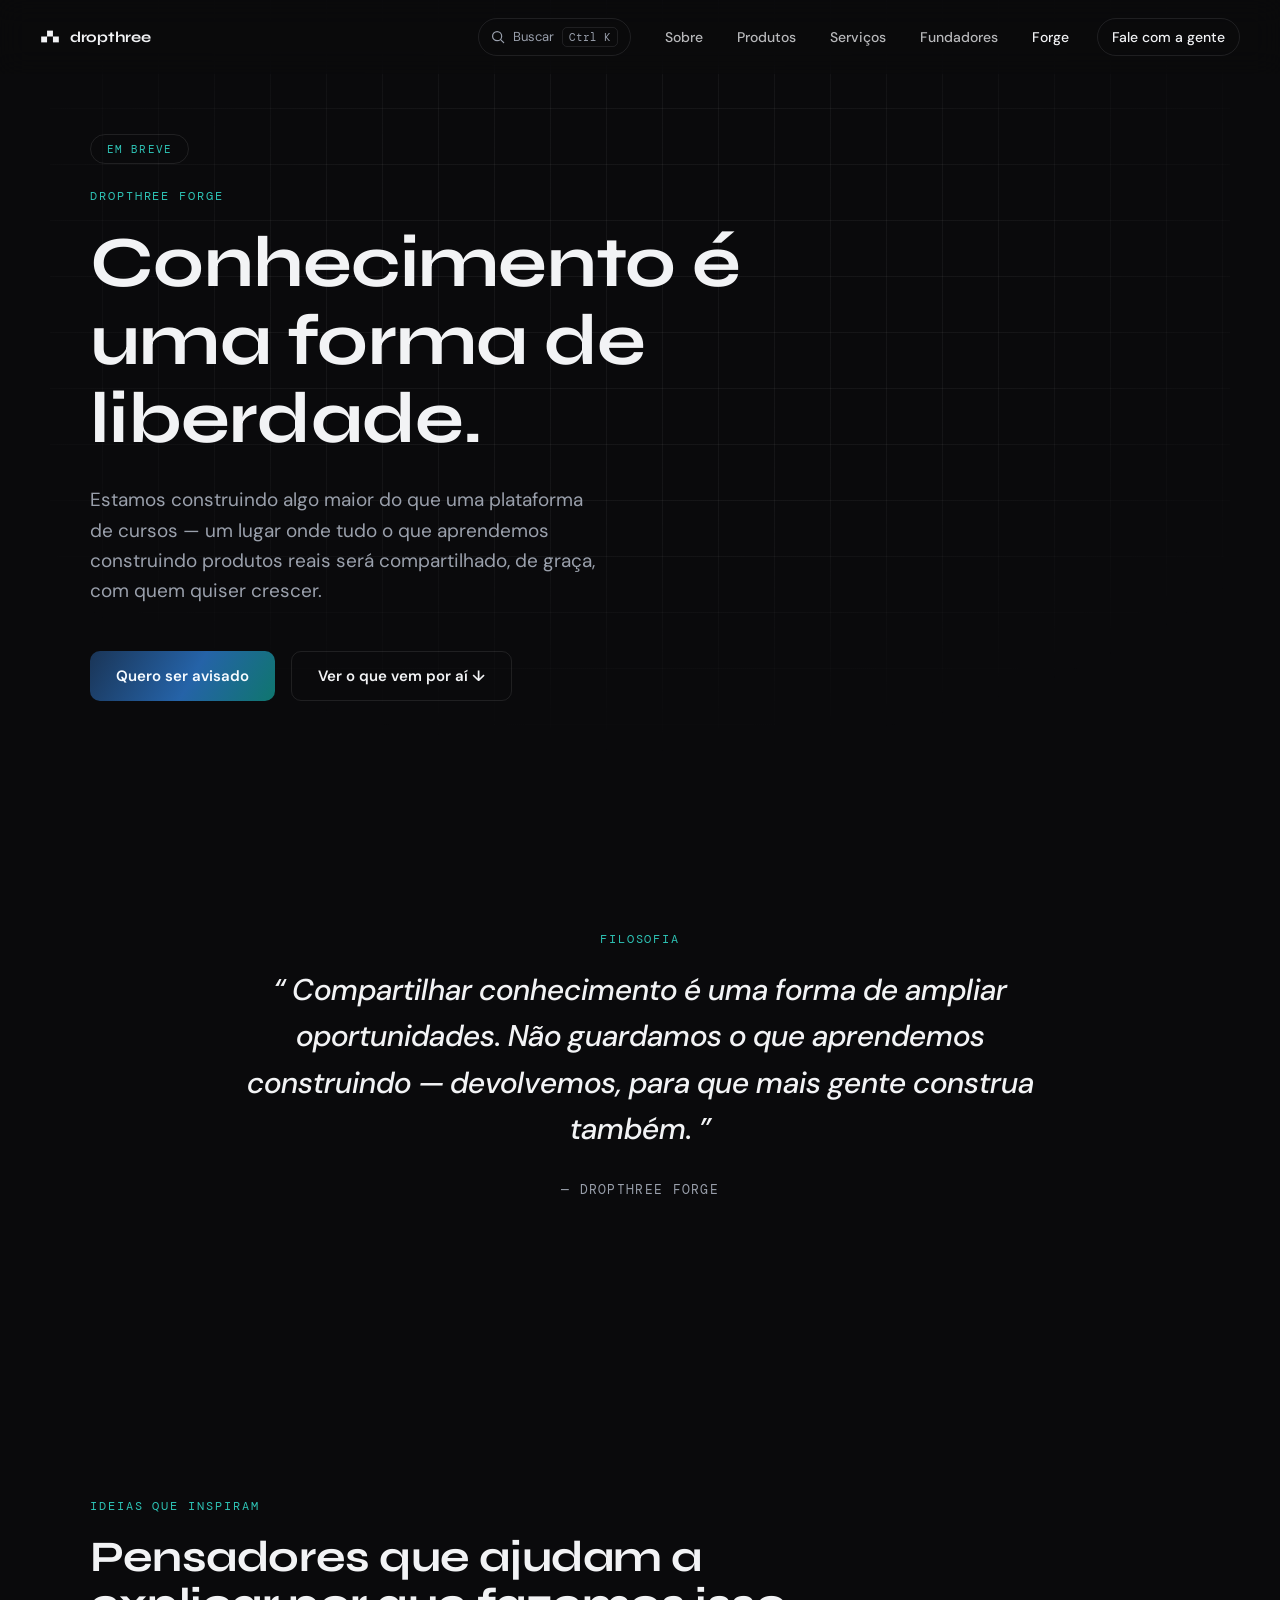
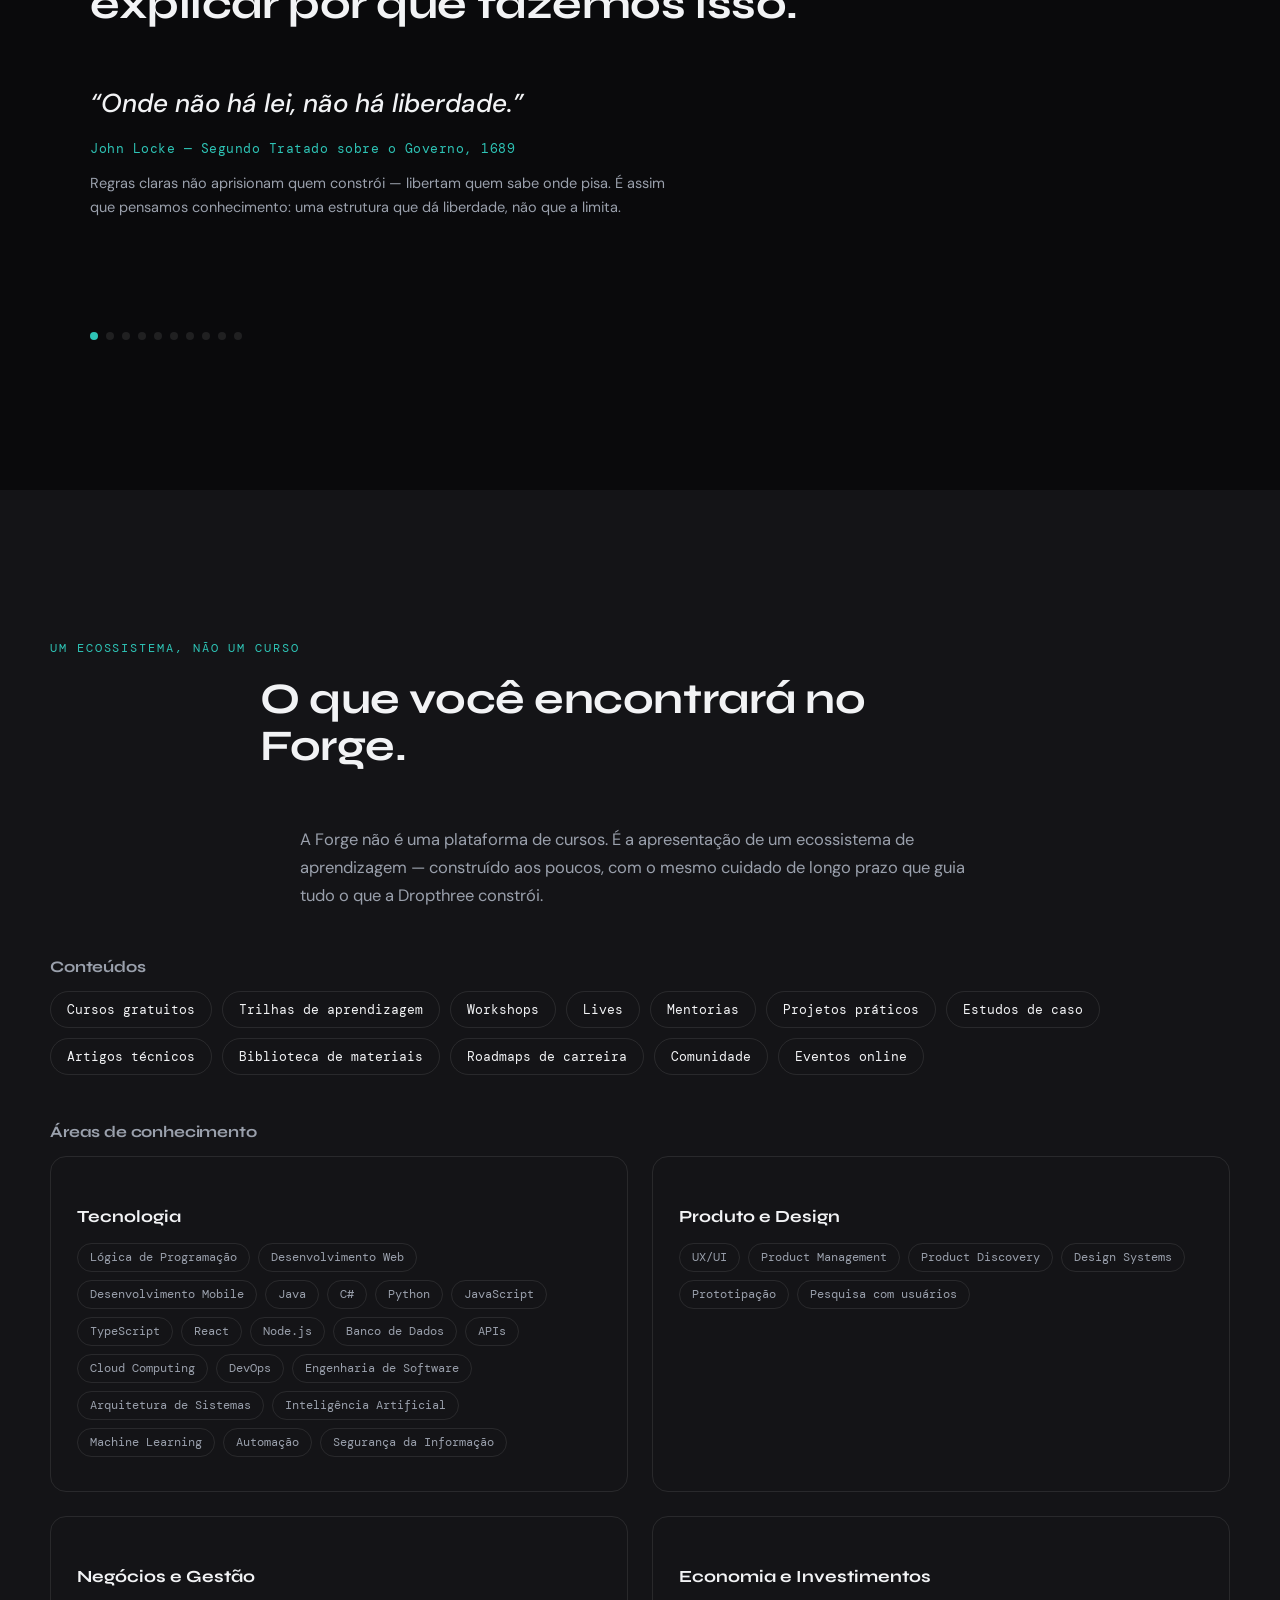
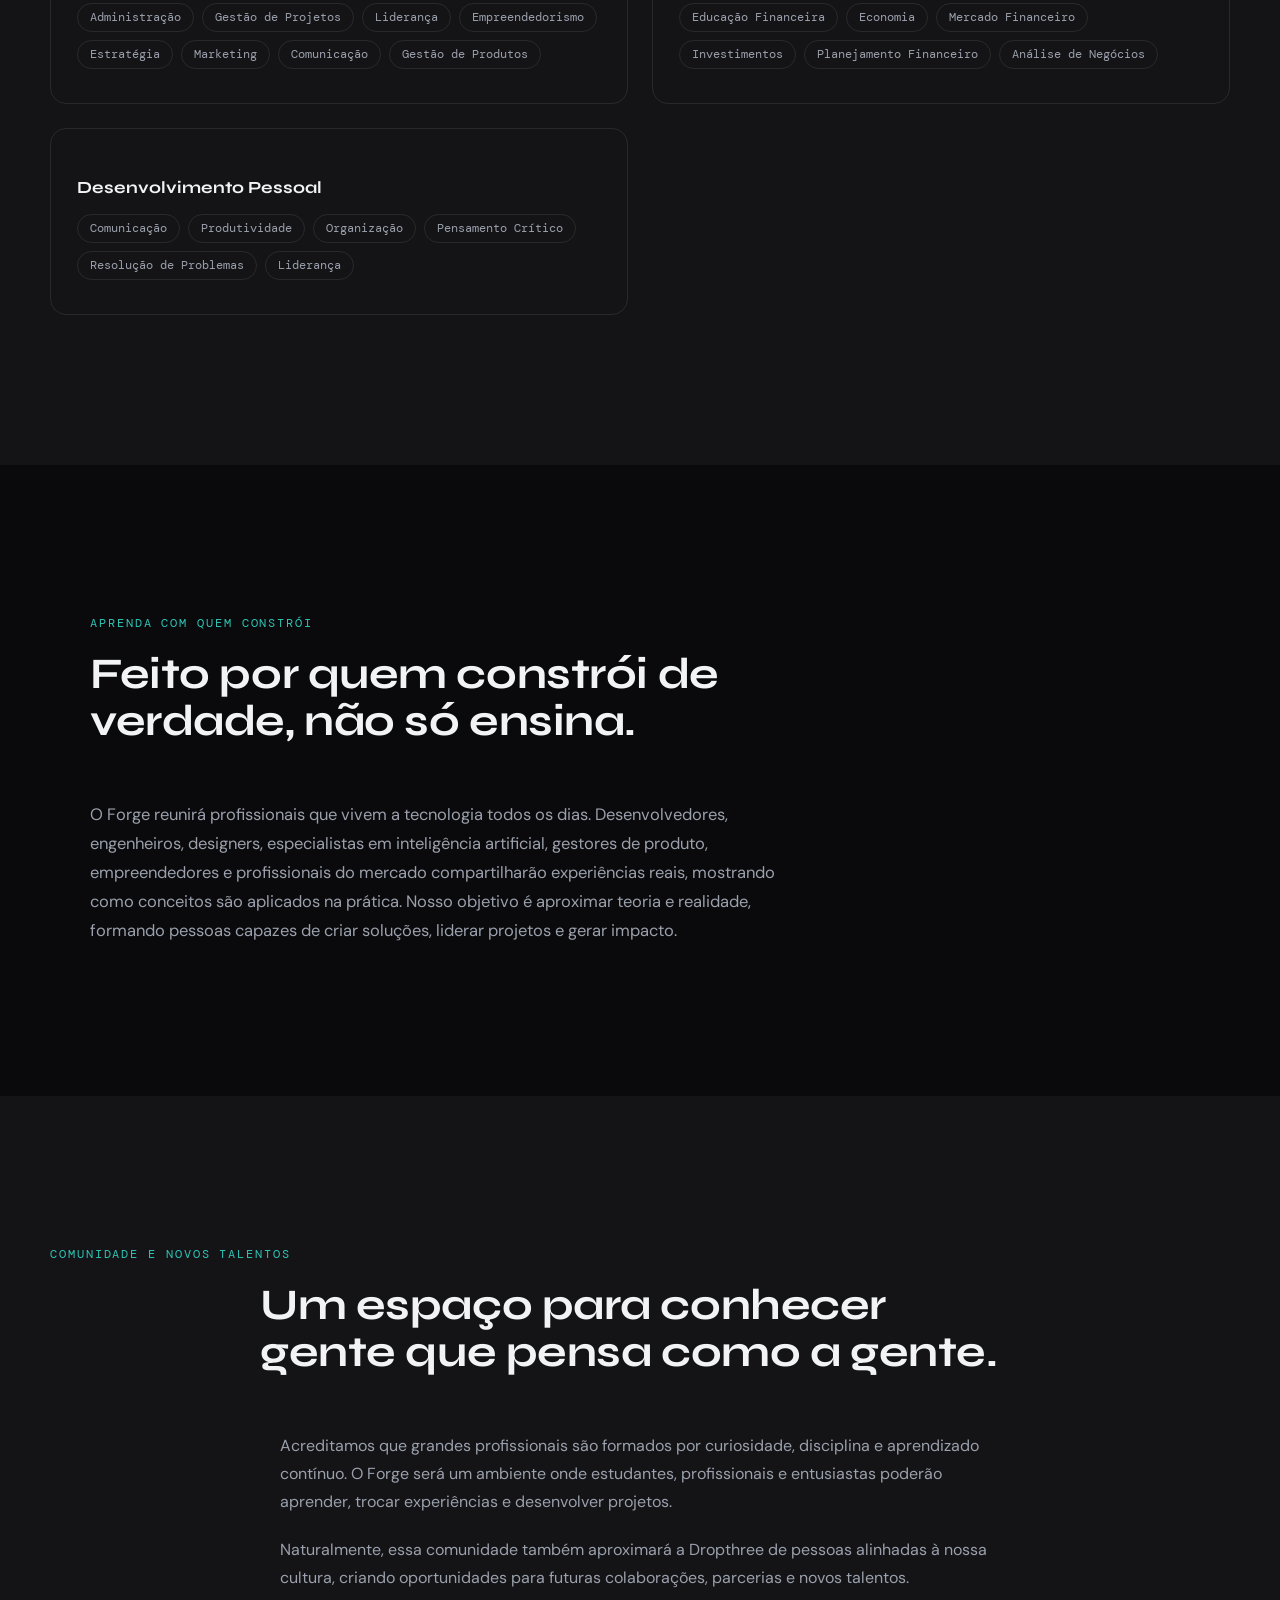
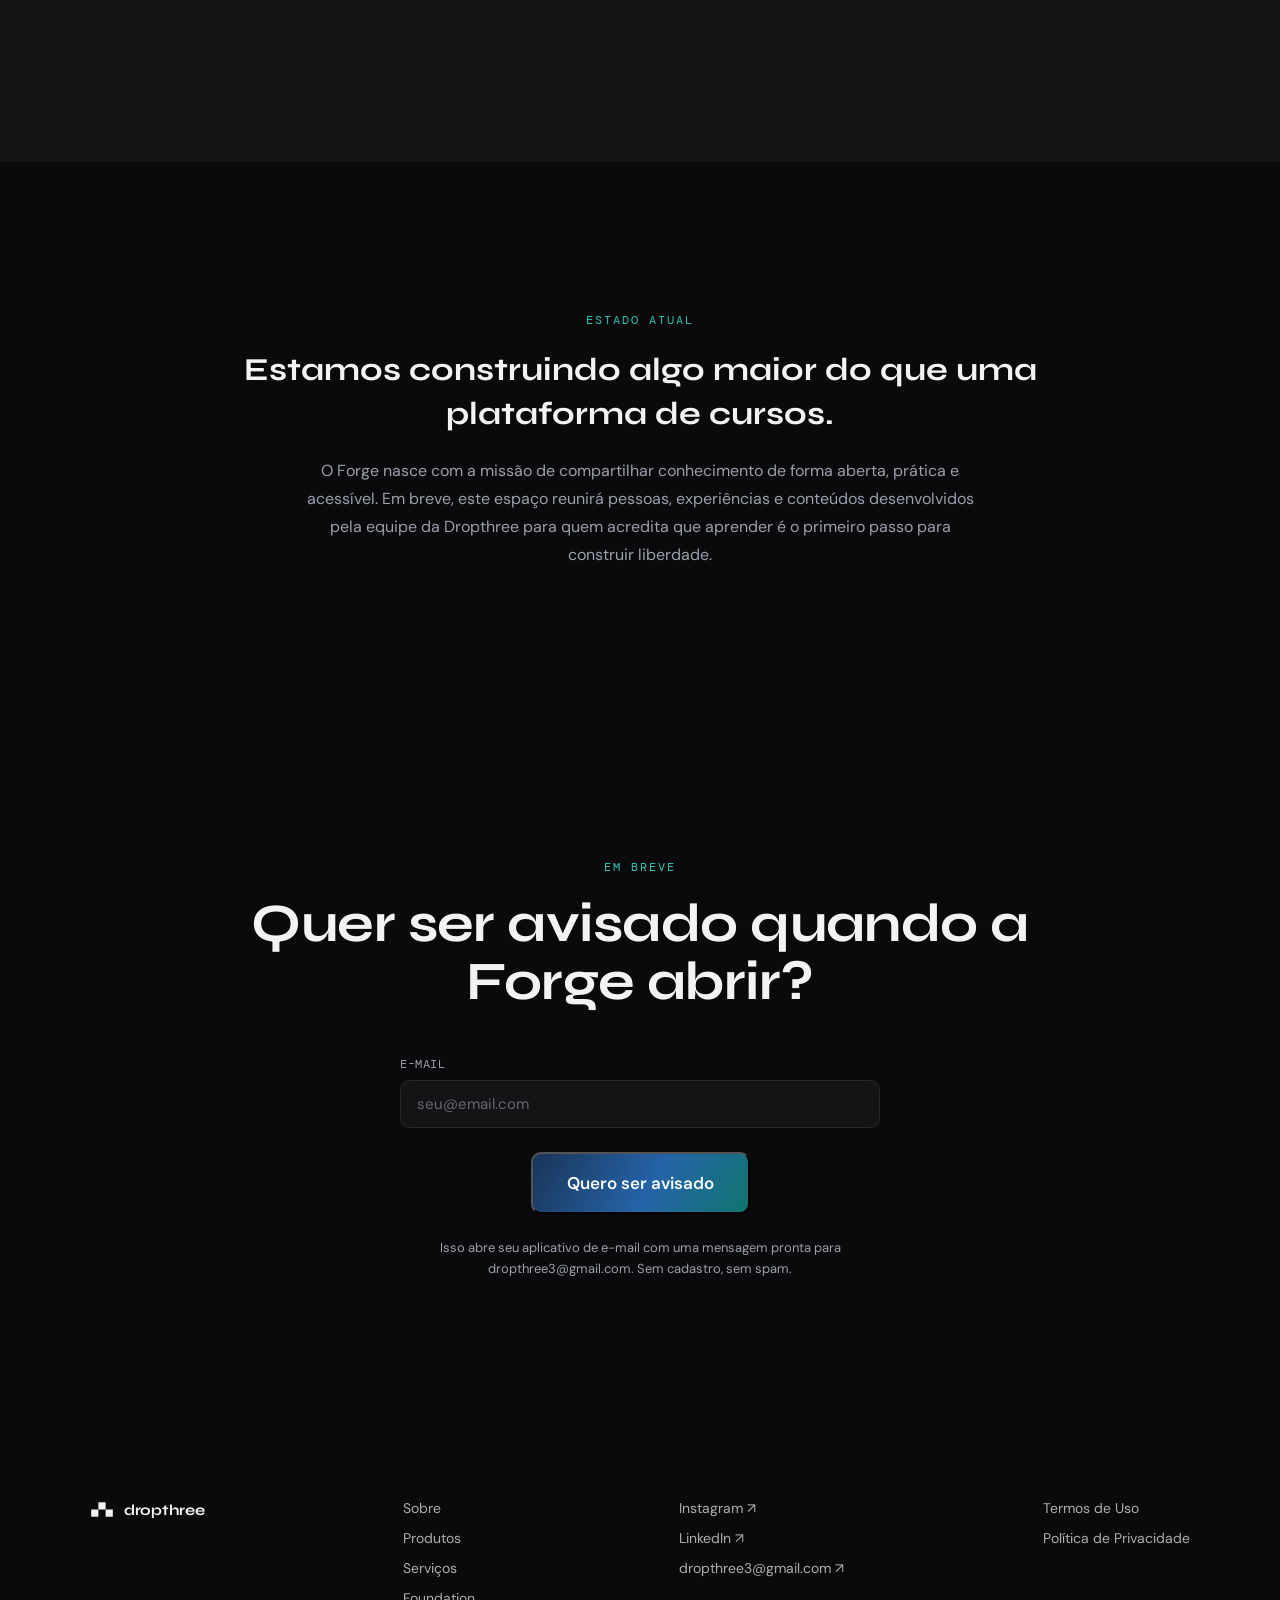
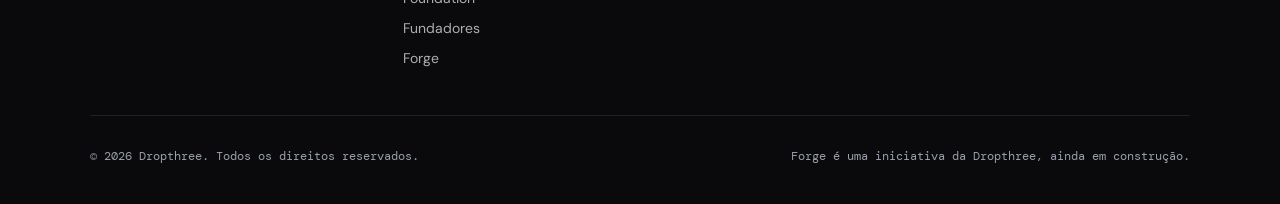
<file: forge.html>
<!DOCTYPE html>
<html lang="pt-BR">
<head>
<meta charset="UTF-8">
<meta name="viewport" content="width=device-width, initial-scale=1.0">
<title>Forge — Dropthree</title>
<meta name="description" content="Forge é o ecossistema de aprendizagem da Dropthree: cursos gratuitos, workshops, mentorias, artigos, projetos práticos, lives e uma comunidade. Conhecimento é uma forma de liberdade.">
<link rel="preconnect" href="https://fonts.googleapis.com">
<link rel="preconnect" href="https://fonts.gstatic.com" crossorigin>
<link href="https://fonts.googleapis.com/css2?family=Syne:wght@600;700;800&family=DM+Sans:ital,wght@0,400;0,500;0,600;1,500&family=DM+Mono:wght@400&display=swap" rel="stylesheet">
<link rel="icon" type="image/svg+xml" href="favicon.svg">
<link rel="alternate icon" type="image/png" href="favicon-32.png">

<meta property="og:type" content="website">
<meta property="og:site_name" content="Dropthree">
<meta property="og:title" content="Forge — Dropthree">
<meta property="og:description" content="O ecossistema de aprendizagem da Dropthree. Conhecimento é uma forma de liberdade.">
<meta property="og:image" content="og-image.png">
<meta property="og:locale" content="pt_BR">
<meta name="twitter:card" content="summary_large_image">
<meta name="twitter:title" content="Forge — Dropthree">
<meta name="twitter:description" content="O ecossistema de aprendizagem da Dropthree. Conhecimento é uma forma de liberdade.">
<meta name="twitter:image" content="og-image.png">

<link rel="stylesheet" href="styles.css">
</head>
<body>

<div class="cursor-dot" id="cursorDot" aria-hidden="true"></div>
<div class="cursor-ring" id="cursorRing" aria-hidden="true"></div>

<a class="skip-link" href="#conteudo">Pular para o conteúdo</a>

<nav class="nav" id="nav">
  <div class="progress-bar" id="progressBar"></div>
  <a href="index.html" class="nav__brand" aria-label="Dropthree — início">
    <svg class="nav__symbol" viewBox="0 0 300 260" aria-hidden="true">
      <rect x="105" y="40"  width="90" height="90"/>
      <rect x="15"  y="130" width="90" height="90"/>
      <rect x="195" y="130" width="90" height="90"/>
    </svg>
    <span class="nav__word">dropthree</span>
  </a>
  <button class="nav__toggle" id="navToggle" aria-label="Abrir menu" aria-expanded="false">
    <span></span><span></span><span></span>
  </button>
  <button class="nav__search" id="paletteTrigger" aria-label="Abrir busca rápida">
    <svg width="14" height="14" viewBox="0 0 16 16" fill="none" aria-hidden="true"><circle cx="7" cy="7" r="5.2" stroke="currentColor" stroke-width="1.4"/><path d="M11 11L14.5 14.5" stroke="currentColor" stroke-width="1.4" stroke-linecap="round"/></svg>
    <span class="nav__search-label">Buscar</span>
    <span class="nav__search-kbd" id="paletteKbd">Ctrl K</span>
  </button>
  <div class="nav__links" id="navLinks">
    <a href="index.html#sobre">Sobre</a>
    <a href="index.html#produtos">Produtos</a>
    <a href="index.html#infraestrutura">Serviços</a>
    <a href="index.html#fundadores">Fundadores</a>
    <a href="forge.html" class="is-active">Forge</a>
    <a href="index.html#contato" class="nav__cta">Fale com a gente</a>
  </div>
</nav>

<main id="conteudo">

  <!-- HERO -->
  <section id="forge-topo" class="section forge-hero">
    <div class="hero__bg" aria-hidden="true">
      <div class="hero__grid"></div>
    </div>
    <span class="forge__badge" data-reveal>Em breve</span>
    <p class="eyebrow" data-reveal>DROPTHREE FORGE</p>
    <h1 class="hero__title" data-reveal>Conhecimento é<br>uma forma de liberdade.</h1>
    <p class="hero__sub" data-reveal>Estamos construindo algo maior do que uma plataforma de cursos —
      um lugar onde tudo o que aprendemos construindo produtos reais será compartilhado, de graça,
      com quem quiser crescer.</p>
    <div class="hero__ctas" data-reveal>
      <a href="#forge-aviso" class="btn btn--primary">Quero ser avisado</a>
      <a href="#forge-oferta" class="btn btn--ghost">Ver o que vem por aí ↓</a>
    </div>
  </section>

  <!-- FILOSOFIA -->
  <section class="section manifesto">
    <p class="eyebrow" data-reveal>FILOSOFIA</p>
    <blockquote class="manifesto__quote" data-reveal>
      Compartilhar conhecimento é uma forma de ampliar oportunidades. Não guardamos o que aprendemos
      construindo — devolvemos, para que mais gente construa também.
    </blockquote>
    <p class="manifesto__sign" data-reveal>— DROPTHREE FORGE</p>
  </section>

  <!-- IDEIAS QUE INSPIRAM -->
  <section class="section forge-quotes">
    <p class="eyebrow" data-reveal>IDEIAS QUE INSPIRAM</p>
    <h2 class="section__title" data-reveal>Pensadores que ajudam a explicar por que fazemos isso.</h2>

    <div class="quotes-carousel" id="quotesCarousel" data-reveal>
      <div class="quotes-carousel__track" id="quotesTrack"></div>
      <div class="quotes-carousel__dots" id="quotesDots"></div>
    </div>
  </section>

  <!-- O QUE VOCÊ ENCONTRARÁ NO FORGE -->
  <section id="forge-oferta" class="section section--elevated">
    <p class="eyebrow" data-reveal>UM ECOSSISTEMA, NÃO UM CURSO</p>
    <h2 class="section__title" data-reveal>O que você encontrará no Forge.</h2>
    <p class="forge__intro" data-reveal>A Forge não é uma plataforma de cursos. É a apresentação de um
      ecossistema de aprendizagem — construído aos poucos, com o mesmo cuidado de longo prazo que guia
      tudo o que a Dropthree constrói.</p>

    <h3 class="forge-sub__title" data-reveal>Conteúdos</h3>
    <div class="forge-tags" data-reveal>
      <span>Cursos gratuitos</span><span>Trilhas de aprendizagem</span><span>Workshops</span>
      <span>Lives</span><span>Mentorias</span><span>Projetos práticos</span>
      <span>Estudos de caso</span><span>Artigos técnicos</span><span>Biblioteca de materiais</span>
      <span>Roadmaps de carreira</span><span>Comunidade</span><span>Eventos online</span>
    </div>

    <h3 class="forge-sub__title forge-sub__title--spaced" data-reveal>Áreas de conhecimento</h3>
    <div class="forge-areas" data-reveal>
      <article class="forge-area">
        <h4>Tecnologia</h4>
        <div class="forge-tags forge-tags--small">
          <span>Lógica de Programação</span><span>Desenvolvimento Web</span><span>Desenvolvimento Mobile</span>
          <span>Java</span><span>C#</span><span>Python</span><span>JavaScript</span><span>TypeScript</span>
          <span>React</span><span>Node.js</span><span>Banco de Dados</span><span>APIs</span>
          <span>Cloud Computing</span><span>DevOps</span><span>Engenharia de Software</span>
          <span>Arquitetura de Sistemas</span><span>Inteligência Artificial</span><span>Machine Learning</span>
          <span>Automação</span><span>Segurança da Informação</span>
        </div>
      </article>
      <article class="forge-area">
        <h4>Produto e Design</h4>
        <div class="forge-tags forge-tags--small">
          <span>UX/UI</span><span>Product Management</span><span>Product Discovery</span>
          <span>Design Systems</span><span>Prototipação</span><span>Pesquisa com usuários</span>
        </div>
      </article>
      <article class="forge-area">
        <h4>Negócios e Gestão</h4>
        <div class="forge-tags forge-tags--small">
          <span>Administração</span><span>Gestão de Projetos</span><span>Liderança</span>
          <span>Empreendedorismo</span><span>Estratégia</span><span>Marketing</span>
          <span>Comunicação</span><span>Gestão de Produtos</span>
        </div>
      </article>
      <article class="forge-area">
        <h4>Economia e Investimentos</h4>
        <div class="forge-tags forge-tags--small">
          <span>Educação Financeira</span><span>Economia</span><span>Mercado Financeiro</span>
          <span>Investimentos</span><span>Planejamento Financeiro</span><span>Análise de Negócios</span>
        </div>
      </article>
      <article class="forge-area">
        <h4>Desenvolvimento Pessoal</h4>
        <div class="forge-tags forge-tags--small">
          <span>Comunicação</span><span>Produtividade</span><span>Organização</span>
          <span>Pensamento Crítico</span><span>Resolução de Problemas</span><span>Liderança</span>
        </div>
      </article>
    </div>
  </section>

  <!-- APRENDA COM QUEM CONSTRÓI -->
  <section class="section forge-mentors">
    <p class="eyebrow" data-reveal>APRENDA COM QUEM CONSTRÓI</p>
    <h2 class="section__title" data-reveal>Feito por quem constrói de verdade, não só ensina.</h2>
    <p class="forge-mentors__text" data-reveal>O Forge reunirá profissionais que vivem a tecnologia todos
      os dias. Desenvolvedores, engenheiros, designers, especialistas em inteligência artificial, gestores
      de produto, empreendedores e profissionais do mercado compartilharão experiências reais, mostrando
      como conceitos são aplicados na prática. Nosso objetivo é aproximar teoria e realidade, formando
      pessoas capazes de criar soluções, liderar projetos e gerar impacto.</p>
  </section>

  <!-- COMUNIDADE E NOVOS TALENTOS -->
  <section class="section section--elevated forge-community">
    <p class="eyebrow" data-reveal>COMUNIDADE E NOVOS TALENTOS</p>
    <h2 class="section__title" data-reveal>Um espaço para conhecer gente que pensa como a gente.</h2>
    <div class="forge-community__body" data-reveal>
      <p>Acreditamos que grandes profissionais são formados por curiosidade, disciplina e aprendizado
        contínuo. O Forge será um ambiente onde estudantes, profissionais e entusiastas poderão aprender,
        trocar experiências e desenvolver projetos.</p>
      <p>Naturalmente, essa comunidade também aproximará a Dropthree de pessoas alinhadas à nossa cultura,
        criando oportunidades para futuras colaborações, parcerias e novos talentos.</p>
    </div>
  </section>

  <!-- ESTADO ATUAL -->
  <section class="section forge-vision">
    <p class="eyebrow" data-reveal>ESTADO ATUAL</p>
    <p class="forge-vision__text" data-reveal>Estamos construindo algo maior do que uma plataforma de
      cursos.</p>
    <p class="forge-vision__sub" data-reveal>O Forge nasce com a missão de compartilhar conhecimento de
      forma aberta, prática e acessível. Em breve, este espaço reunirá pessoas, experiências e conteúdos
      desenvolvidos pela equipe da Dropthree para quem acredita que aprender é o primeiro passo para
      construir liberdade.</p>
  </section>

  <!-- AVISO -->
  <section id="forge-aviso" class="section contato">
    <p class="eyebrow" data-reveal>EM BREVE</p>
    <h2 class="contato__title" data-reveal>Quer ser avisado quando a Forge abrir?</h2>

    <form class="contato__form forge__form" id="forgeForm" data-reveal>
      <div class="field">
        <label for="forge-email">E-mail</label>
        <input type="email" id="forge-email" name="email" placeholder="seu@email.com" required>
      </div>
      <button type="submit" class="btn btn--primary btn--lg">Quero ser avisado</button>
      <p class="contato__nota">Isso abre seu aplicativo de e-mail com uma mensagem pronta para
        dropthree3@gmail.com. Sem cadastro, sem spam.</p>
    </form>
  </section>

</main>

<footer class="footer">
  <div class="footer__top">
    <div class="footer__brand">
      <svg class="footer__symbol" viewBox="0 0 300 260" aria-hidden="true">
        <rect x="105" y="40"  width="90" height="90"/>
        <rect x="15"  y="130" width="90" height="90"/>
        <rect x="195" y="130" width="90" height="90"/>
      </svg>
      <span class="nav__word">dropthree</span>
    </div>
    <div class="footer__links">
      <a href="index.html#sobre">Sobre</a>
      <a href="index.html#produtos">Produtos</a>
      <a href="index.html#infraestrutura">Serviços</a>
      <a href="index.html#foundation">Foundation</a>
      <a href="index.html#fundadores">Fundadores</a>
      <a href="forge.html">Forge</a>
    </div>
    <div class="footer__social">
      <a href="https://www.instagram.com/dropthree3/" target="_blank" rel="noopener">Instagram ↗</a>
      <a href="#" target="_blank" rel="noopener">LinkedIn ↗</a>
      <a href="mailto:dropthree3@gmail.com">dropthree3@gmail.com ↗</a>
    </div>
    <div class="footer__legal-links">
      <a href="termos.html">Termos de Uso</a>
      <a href="privacidade.html">Política de Privacidade</a>
    </div>
  </div>
  <div class="footer__bottom">
    <span>© 2026 Dropthree. Todos os direitos reservados.</span>
    <span>Forge é uma iniciativa da Dropthree, ainda em construção.</span>
  </div>
</footer>

<div class="palette" id="palette" role="dialog" aria-modal="true" aria-label="Busca rápida" hidden>
  <div class="palette__overlay" id="paletteOverlay"></div>
  <div class="palette__panel">
    <div class="palette__input-row">
      <svg width="16" height="16" viewBox="0 0 16 16" fill="none" aria-hidden="true"><circle cx="7" cy="7" r="5.2" stroke="currentColor" stroke-width="1.4"/><path d="M11 11L14.5 14.5" stroke="currentColor" stroke-width="1.4" stroke-linecap="round"/></svg>
      <input type="text" id="paletteInput" aria-label="Busca rápida" role="combobox" aria-expanded="true" aria-controls="paletteList" aria-autocomplete="list" placeholder="Ir para uma seção, abrir um produto, copiar e-mail..." autocomplete="off">
      <span class="palette__esc">ESC</span>
    </div>
    <ul class="palette__list" id="paletteList" role="listbox"></ul>
    <div class="palette__status" id="paletteStatus" role="status" aria-live="polite"></div>
  </div>
</div>

<script src="script.js"></script>
</body>
</html>
</file>
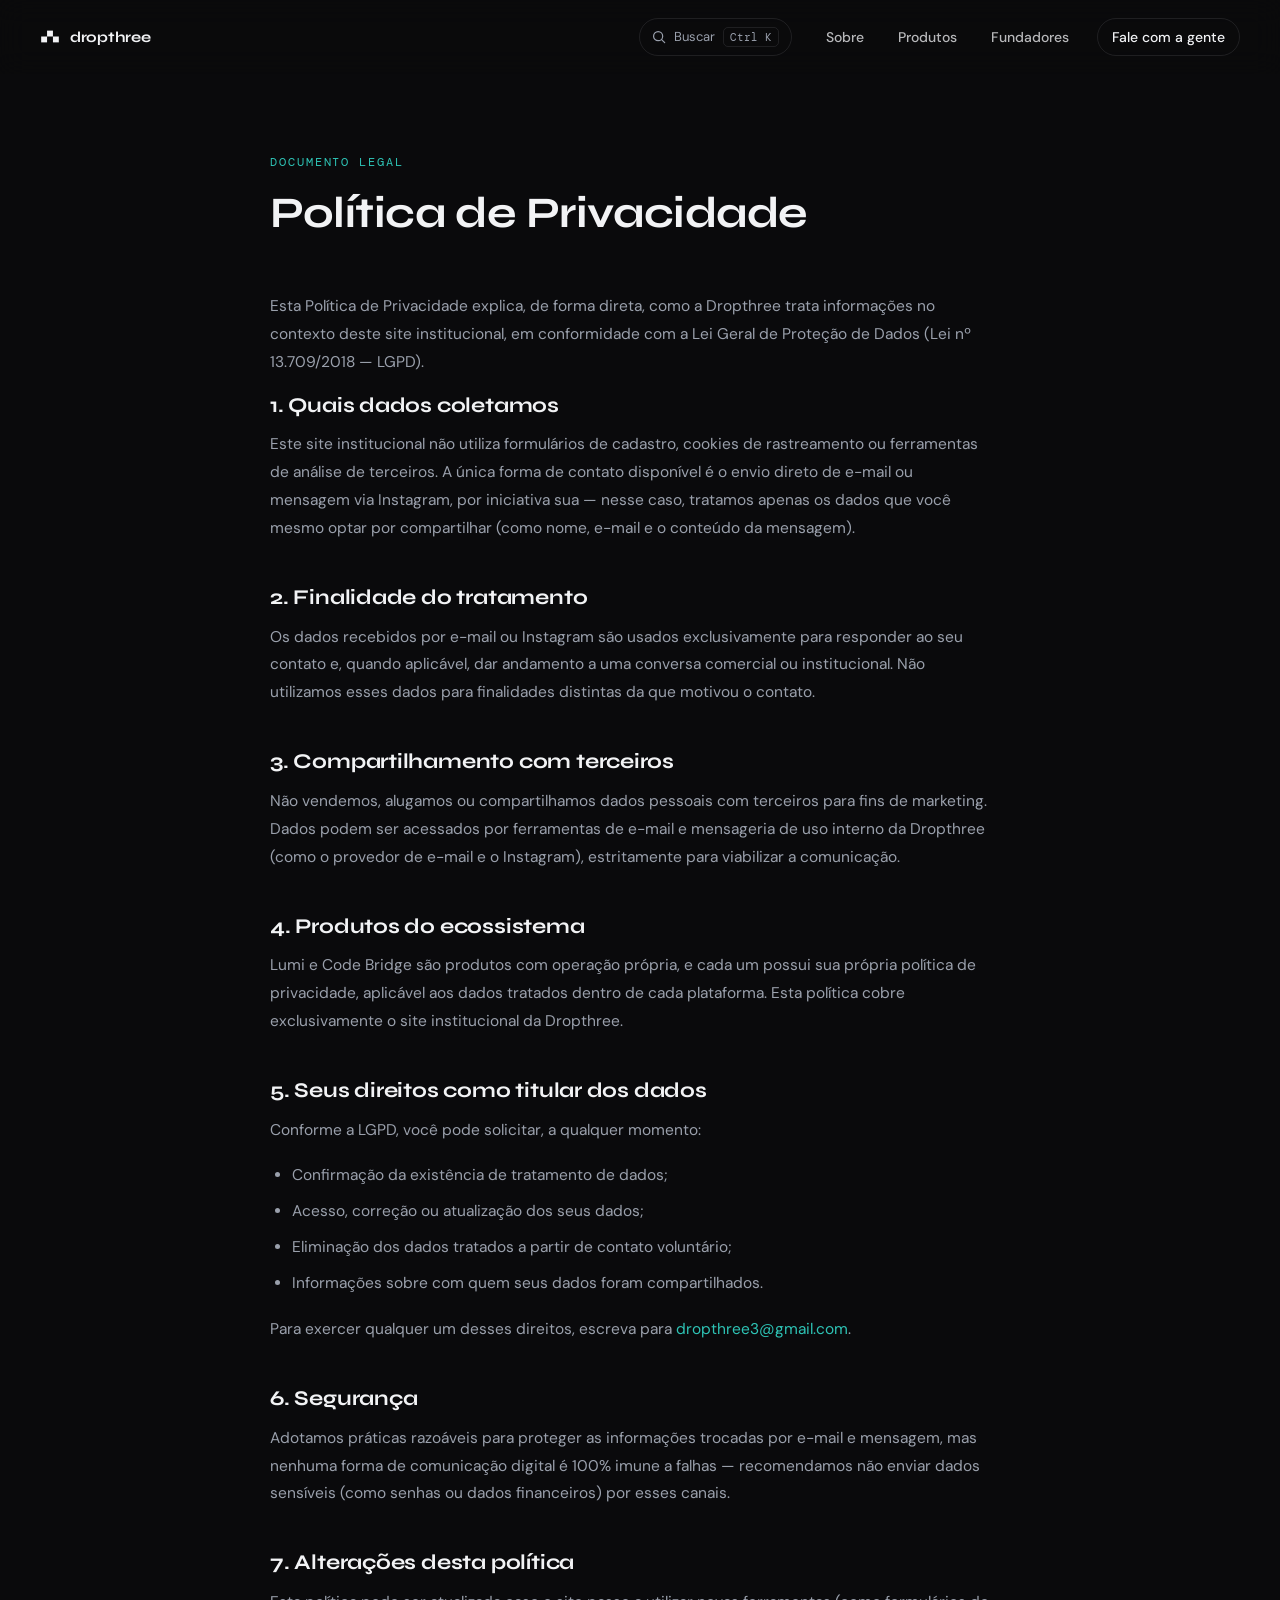
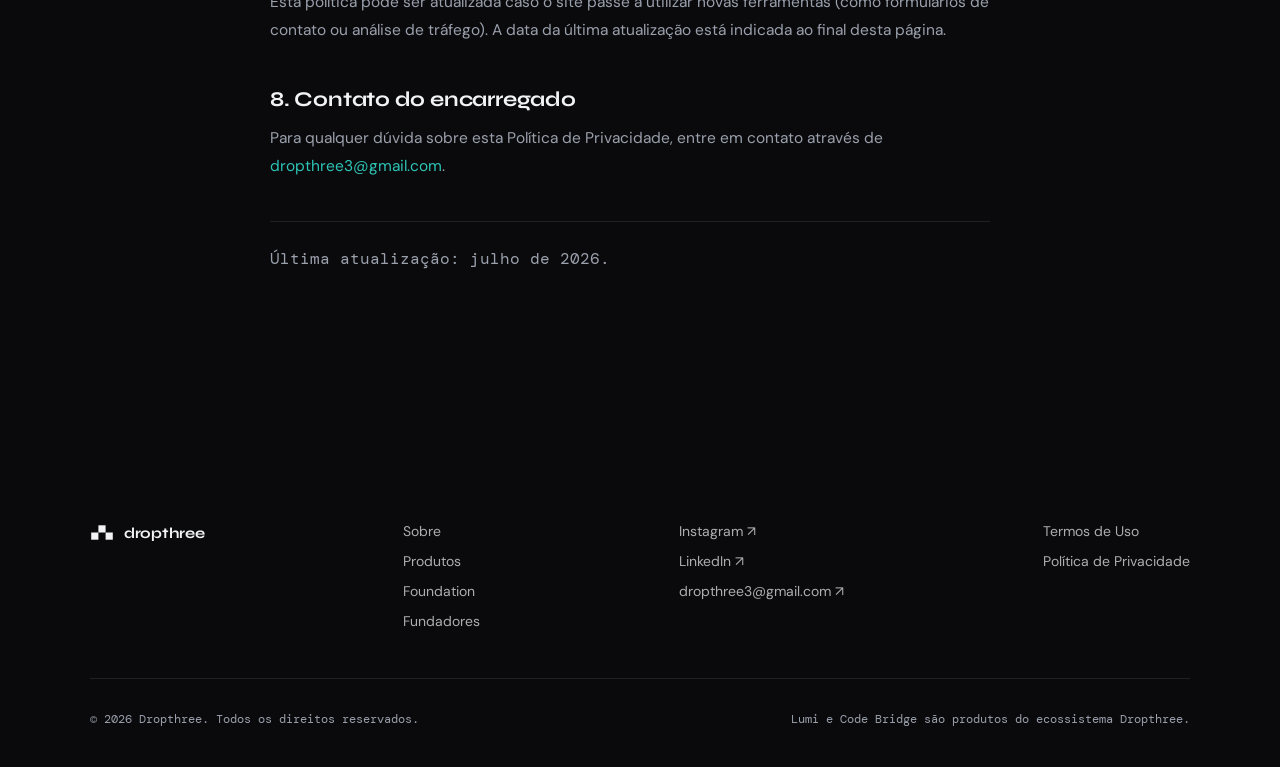
<file: privacidade.html>
<!DOCTYPE html>
<html lang="pt-BR">
<head>
<meta charset="UTF-8">
<meta name="viewport" content="width=device-width, initial-scale=1.0">
<title>Política de Privacidade — Dropthree</title>
<meta name="description" content="Política de Privacidade do site institucional da Dropthree.">
<meta name="robots" content="noindex">
<link rel="preconnect" href="https://fonts.googleapis.com">
<link rel="preconnect" href="https://fonts.gstatic.com" crossorigin>
<link href="https://fonts.googleapis.com/css2?family=Syne:wght@600;700;800&family=DM+Sans:ital,wght@0,400;0,500;0,600;0,700;1,400&family=DM+Mono:wght@400;500&display=swap" rel="stylesheet">
<link rel="icon" type="image/svg+xml" href="favicon.svg">
<link rel="alternate icon" type="image/png" href="favicon-32.png">
<link rel="stylesheet" href="styles.css">
</head>
<body>

<div class="cursor-dot" id="cursorDot" aria-hidden="true"></div>
<div class="cursor-ring" id="cursorRing" aria-hidden="true"></div>

<a class="skip-link" href="#conteudo">Pular para o conteúdo</a>

<nav class="nav" id="nav">
  <div class="progress-bar" id="progressBar"></div>
  <a href="index.html" class="nav__brand" aria-label="Dropthree — início">
    <svg class="nav__symbol" viewBox="0 0 300 260" aria-hidden="true">
      <rect x="105" y="40"  width="90" height="90"/>
      <rect x="15"  y="130" width="90" height="90"/>
      <rect x="195" y="130" width="90" height="90"/>
    </svg>
    <span class="nav__word">dropthree</span>
  </a>
  <button class="nav__toggle" id="navToggle" aria-label="Abrir menu" aria-expanded="false">
    <span></span><span></span><span></span>
  </button>
  <button class="nav__search" id="paletteTrigger" aria-label="Abrir busca rápida">
    <svg width="14" height="14" viewBox="0 0 16 16" fill="none"><circle cx="7" cy="7" r="5.2" stroke="currentColor" stroke-width="1.4"/><path d="M11 11L14.5 14.5" stroke="currentColor" stroke-width="1.4" stroke-linecap="round"/></svg>
    <span class="nav__search-label">Buscar</span>
    <span class="nav__search-kbd" id="paletteKbd">Ctrl K</span>
  </button>
  <div class="nav__links" id="navLinks">
    <span class="nav__indicator" id="navIndicator" aria-hidden="true"></span>
    <a href="index.html#sobre">Sobre</a>
    <a href="index.html#produtos">Produtos</a>
    <a href="index.html#fundadores">Fundadores</a>
    <a href="index.html#contato" class="nav__cta">Fale com a gente</a>
  </div>
</nav>

<main id="conteudo">
  <section class="section legal">
    <p class="eyebrow" data-reveal>DOCUMENTO LEGAL</p>
    <h1 class="section__title" data-reveal>Política de Privacidade</h1>

    <div class="legal__body" data-reveal>
      <p>Esta Política de Privacidade explica, de forma direta, como a Dropthree trata informações
        no contexto deste site institucional, em conformidade com a Lei Geral de Proteção de Dados
        (Lei nº 13.709/2018 — LGPD).</p>

      <h2>1. Quais dados coletamos</h2>
      <p>Este site institucional não utiliza formulários de cadastro, cookies de rastreamento ou
        ferramentas de análise de terceiros. A única forma de contato disponível é o envio direto de
        e-mail ou mensagem via Instagram, por iniciativa sua — nesse caso, tratamos apenas os dados que
        você mesmo optar por compartilhar (como nome, e-mail e o conteúdo da mensagem).</p>

      <h2>2. Finalidade do tratamento</h2>
      <p>Os dados recebidos por e-mail ou Instagram são usados exclusivamente para responder ao seu
        contato e, quando aplicável, dar andamento a uma conversa comercial ou institucional. Não
        utilizamos esses dados para finalidades distintas da que motivou o contato.</p>

      <h2>3. Compartilhamento com terceiros</h2>
      <p>Não vendemos, alugamos ou compartilhamos dados pessoais com terceiros para fins de marketing.
        Dados podem ser acessados por ferramentas de e-mail e mensageria de uso interno da Dropthree
        (como o provedor de e-mail e o Instagram), estritamente para viabilizar a comunicação.</p>

      <h2>4. Produtos do ecossistema</h2>
      <p>Lumi e Code Bridge são produtos com operação própria, e cada um possui sua própria política
        de privacidade, aplicável aos dados tratados dentro de cada plataforma. Esta política cobre
        exclusivamente o site institucional da Dropthree.</p>

      <h2>5. Seus direitos como titular dos dados</h2>
      <p>Conforme a LGPD, você pode solicitar, a qualquer momento:</p>
      <ul>
        <li>Confirmação da existência de tratamento de dados;</li>
        <li>Acesso, correção ou atualização dos seus dados;</li>
        <li>Eliminação dos dados tratados a partir de contato voluntário;</li>
        <li>Informações sobre com quem seus dados foram compartilhados.</li>
      </ul>
      <p>Para exercer qualquer um desses direitos, escreva para
        <a href="mailto:dropthree3@gmail.com">dropthree3@gmail.com</a>.</p>

      <h2>6. Segurança</h2>
      <p>Adotamos práticas razoáveis para proteger as informações trocadas por e-mail e mensagem,
        mas nenhuma forma de comunicação digital é 100% imune a falhas — recomendamos não enviar dados
        sensíveis (como senhas ou dados financeiros) por esses canais.</p>

      <h2>7. Alterações desta política</h2>
      <p>Esta política pode ser atualizada caso o site passe a utilizar novas ferramentas (como
        formulários de contato ou análise de tráfego). A data da última atualização está indicada
        ao final desta página.</p>

      <h2>8. Contato do encarregado</h2>
      <p>Para qualquer dúvida sobre esta Política de Privacidade, entre em contato através de
        <a href="mailto:dropthree3@gmail.com">dropthree3@gmail.com</a>.</p>

      <p class="legal__updated">Última atualização: julho de 2026.</p>
    </div>
  </section>
</main>

<footer class="footer">
  <div class="footer__top">
    <div class="footer__brand">
      <svg class="footer__symbol" viewBox="0 0 300 260" aria-hidden="true">
        <rect x="105" y="40"  width="90" height="90"/>
        <rect x="15"  y="130" width="90" height="90"/>
        <rect x="195" y="130" width="90" height="90"/>
      </svg>
      <span class="nav__word">dropthree</span>
    </div>
    <div class="footer__links">
      <a href="index.html#sobre">Sobre</a>
      <a href="index.html#produtos">Produtos</a>
      <a href="index.html#foundation">Foundation</a>
      <a href="index.html#fundadores">Fundadores</a>
    </div>
    <div class="footer__social">
      <a href="https://www.instagram.com/dropthree3/" target="_blank" rel="noopener">Instagram ↗</a>
      <a href="#" target="_blank" rel="noopener">LinkedIn ↗</a>
      <a href="mailto:dropthree3@gmail.com">dropthree3@gmail.com ↗</a>
    </div>
    <div class="footer__legal-links">
      <a href="termos.html">Termos de Uso</a>
      <a href="privacidade.html">Política de Privacidade</a>
    </div>
  </div>
  <div class="footer__bottom">
    <span>© 2026 Dropthree. Todos os direitos reservados.</span>
    <span>Lumi e Code Bridge são produtos do ecossistema Dropthree.</span>
  </div>
</footer>

<div class="palette" id="palette" role="dialog" aria-modal="true" aria-label="Busca rápida" hidden>
  <div class="palette__overlay" id="paletteOverlay"></div>
  <div class="palette__panel">
    <div class="palette__input-row">
      <svg width="16" height="16" viewBox="0 0 16 16" fill="none"><circle cx="7" cy="7" r="5.2" stroke="currentColor" stroke-width="1.4"/><path d="M11 11L14.5 14.5" stroke="currentColor" stroke-width="1.4" stroke-linecap="round"/></svg>
      <input type="text" id="paletteInput" placeholder="Ir para uma seção, abrir um produto, copiar e-mail..." autocomplete="off">
      <span class="palette__esc">ESC</span>
    </div>
    <ul class="palette__list" id="paletteList"></ul>
    <div class="palette__status" id="paletteStatus"></div>
  </div>
</div>

<script src="script.js"></script>
</body>
</html>
</file>
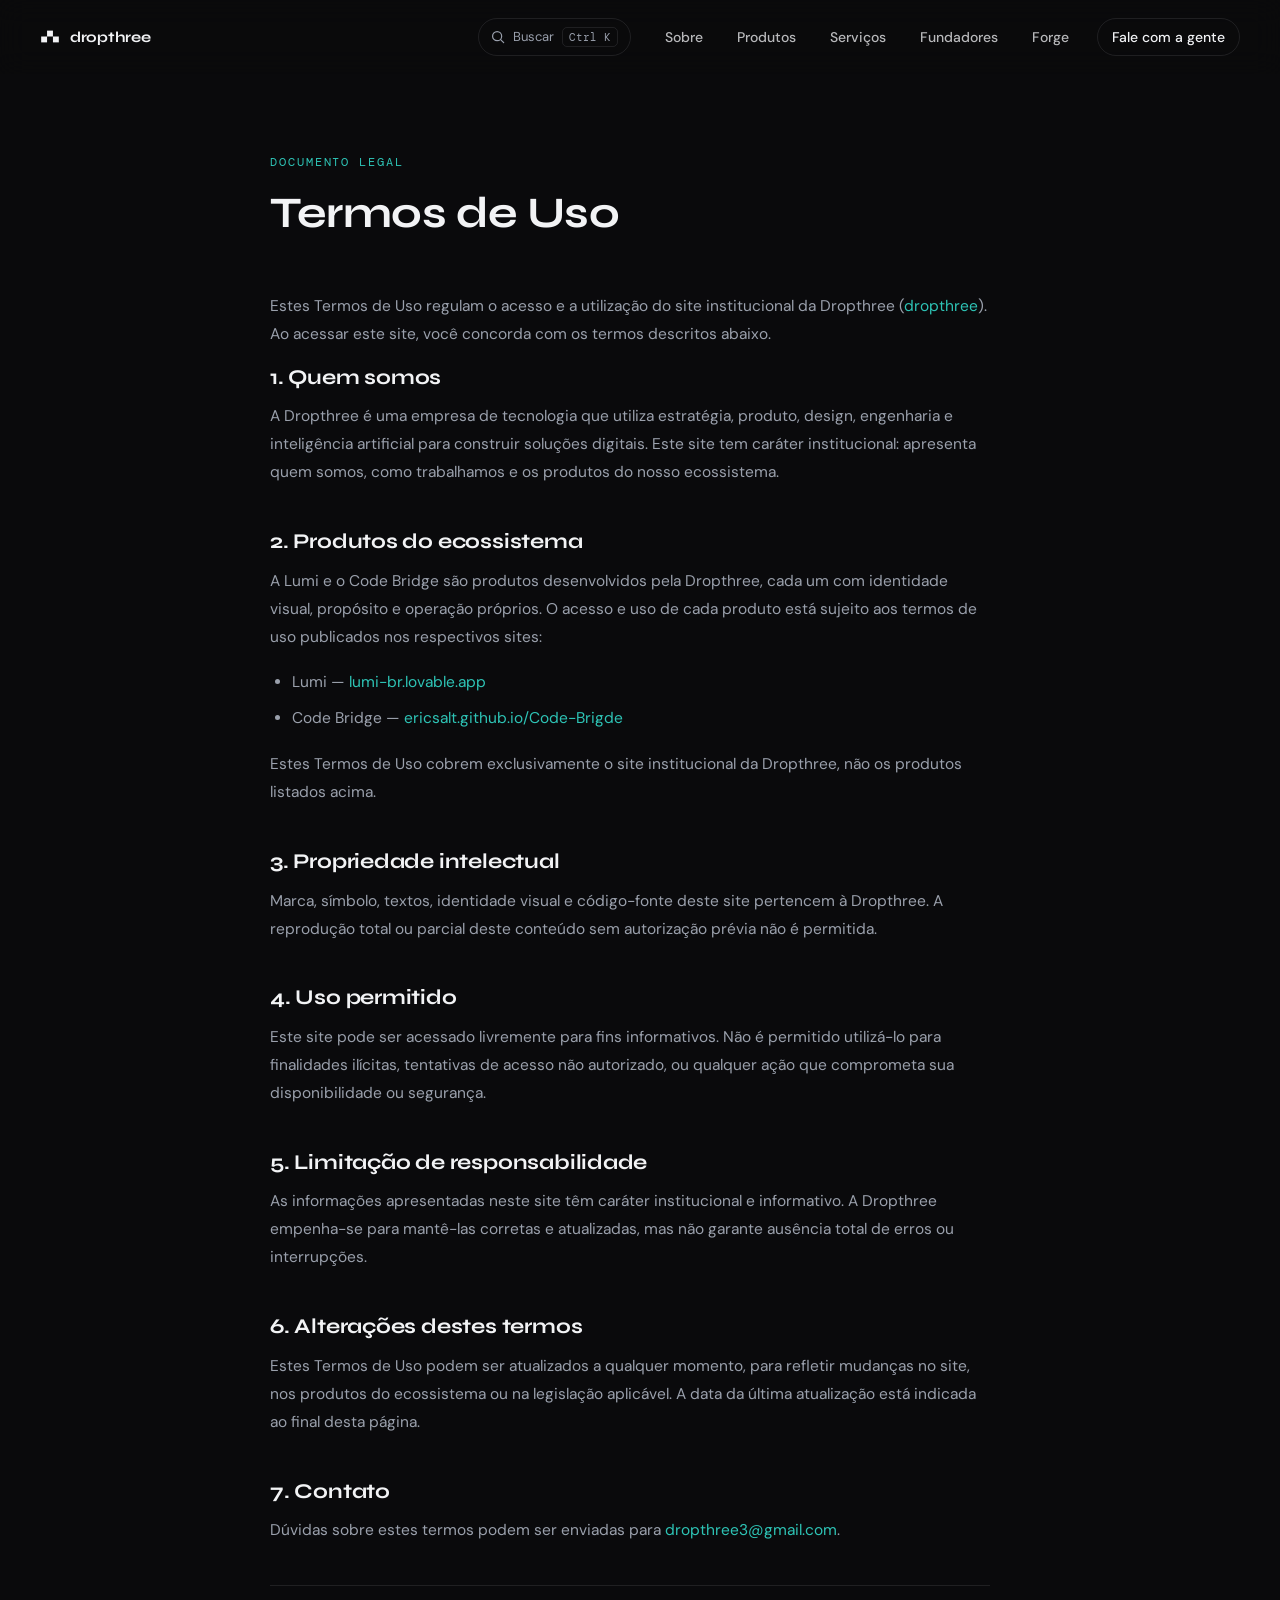
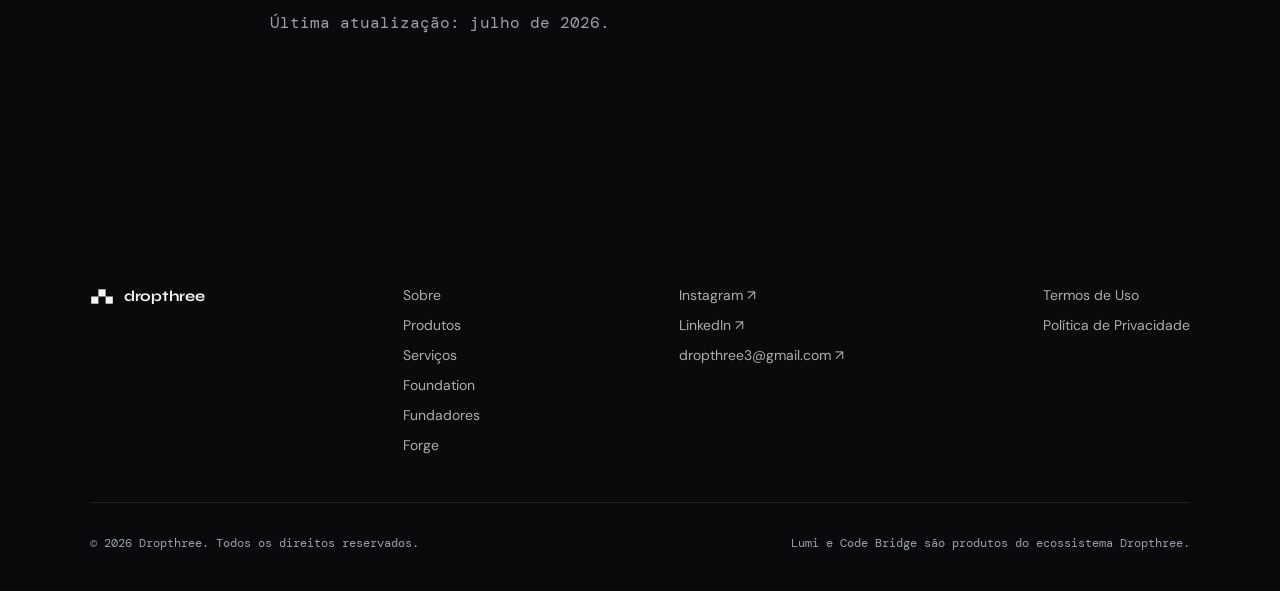
<file: termos.html>
<!DOCTYPE html>
<html lang="pt-BR">
<head>
<meta charset="UTF-8">
<meta name="viewport" content="width=device-width, initial-scale=1.0">
<title>Termos de Uso — Dropthree</title>
<meta name="description" content="Termos de Uso do site institucional da Dropthree.">
<meta name="robots" content="noindex">
<link rel="preconnect" href="https://fonts.googleapis.com">
<link rel="preconnect" href="https://fonts.gstatic.com" crossorigin>
<link href="https://fonts.googleapis.com/css2?family=Syne:wght@600;700;800&family=DM+Sans:ital,wght@0,400;0,500;0,600;1,500&family=DM+Mono:wght@400&display=swap" rel="stylesheet">
<link rel="icon" type="image/svg+xml" href="favicon.svg">
<link rel="alternate icon" type="image/png" href="favicon-32.png">
<link rel="stylesheet" href="styles.css">
</head>
<body>

<div class="cursor-dot" id="cursorDot" aria-hidden="true"></div>
<div class="cursor-ring" id="cursorRing" aria-hidden="true"></div>

<a class="skip-link" href="#conteudo">Pular para o conteúdo</a>

<nav class="nav" id="nav">
  <div class="progress-bar" id="progressBar"></div>
  <a href="index.html" class="nav__brand" aria-label="Dropthree — início">
    <svg class="nav__symbol" viewBox="0 0 300 260" aria-hidden="true">
      <rect x="105" y="40"  width="90" height="90"/>
      <rect x="15"  y="130" width="90" height="90"/>
      <rect x="195" y="130" width="90" height="90"/>
    </svg>
    <span class="nav__word">dropthree</span>
  </a>
  <button class="nav__toggle" id="navToggle" aria-label="Abrir menu" aria-expanded="false">
    <span></span><span></span><span></span>
  </button>
  <button class="nav__search" id="paletteTrigger" aria-label="Abrir busca rápida">
    <svg width="14" height="14" viewBox="0 0 16 16" fill="none" aria-hidden="true"><circle cx="7" cy="7" r="5.2" stroke="currentColor" stroke-width="1.4"/><path d="M11 11L14.5 14.5" stroke="currentColor" stroke-width="1.4" stroke-linecap="round"/></svg>
    <span class="nav__search-label">Buscar</span>
    <span class="nav__search-kbd" id="paletteKbd">Ctrl K</span>
  </button>
  <div class="nav__links" id="navLinks">
    <span class="nav__indicator" id="navIndicator" aria-hidden="true"></span>
    <a href="index.html#sobre">Sobre</a>
    <a href="index.html#produtos">Produtos</a>
    <a href="index.html#infraestrutura">Serviços</a>
    <a href="index.html#fundadores">Fundadores</a>
    <a href="forge.html">Forge</a>
    <a href="index.html#contato" class="nav__cta">Fale com a gente</a>
  </div>
</nav>

<main id="conteudo">
  <section class="section legal">
    <p class="eyebrow" data-reveal>DOCUMENTO LEGAL</p>
    <h1 class="section__title" data-reveal>Termos de Uso</h1>

    <div class="legal__body" data-reveal>
      <p>Estes Termos de Uso regulam o acesso e a utilização do site institucional da Dropthree
        (<a href="index.html">dropthree</a>). Ao acessar este site, você concorda com os termos descritos abaixo.</p>

      <h2>1. Quem somos</h2>
      <p>A Dropthree é uma empresa de tecnologia que utiliza estratégia, produto, design, engenharia
        e inteligência artificial para construir soluções digitais. Este site tem caráter institucional:
        apresenta quem somos, como trabalhamos e os produtos do nosso ecossistema.</p>

      <h2>2. Produtos do ecossistema</h2>
      <p>A Lumi e o Code Bridge são produtos desenvolvidos pela Dropthree, cada um com identidade visual,
        propósito e operação próprios. O acesso e uso de cada produto está sujeito aos termos de uso
        publicados nos respectivos sites:</p>
      <ul>
        <li>Lumi — <a href="https://lumi-br.lovable.app/" target="_blank" rel="noopener">lumi-br.lovable.app</a></li>
        <li>Code Bridge — <a href="https://ericsalt.github.io/Code-Brigde/" target="_blank" rel="noopener">ericsalt.github.io/Code-Brigde</a></li>
      </ul>
      <p>Estes Termos de Uso cobrem exclusivamente o site institucional da Dropthree, não os produtos
        listados acima.</p>

      <h2>3. Propriedade intelectual</h2>
      <p>Marca, símbolo, textos, identidade visual e código-fonte deste site pertencem à Dropthree.
        A reprodução total ou parcial deste conteúdo sem autorização prévia não é permitida.</p>

      <h2>4. Uso permitido</h2>
      <p>Este site pode ser acessado livremente para fins informativos. Não é permitido utilizá-lo para
        finalidades ilícitas, tentativas de acesso não autorizado, ou qualquer ação que comprometa sua
        disponibilidade ou segurança.</p>

      <h2>5. Limitação de responsabilidade</h2>
      <p>As informações apresentadas neste site têm caráter institucional e informativo. A Dropthree
        empenha-se para mantê-las corretas e atualizadas, mas não garante ausência total de erros ou
        interrupções.</p>

      <h2>6. Alterações destes termos</h2>
      <p>Estes Termos de Uso podem ser atualizados a qualquer momento, para refletir mudanças no site,
        nos produtos do ecossistema ou na legislação aplicável. A data da última atualização está
        indicada ao final desta página.</p>

      <h2>7. Contato</h2>
      <p>Dúvidas sobre estes termos podem ser enviadas para
        <a href="mailto:dropthree3@gmail.com">dropthree3@gmail.com</a>.</p>

      <p class="legal__updated">Última atualização: julho de 2026.</p>
    </div>
  </section>
</main>

<footer class="footer">
  <div class="footer__top">
    <div class="footer__brand">
      <svg class="footer__symbol" viewBox="0 0 300 260" aria-hidden="true">
        <rect x="105" y="40"  width="90" height="90"/>
        <rect x="15"  y="130" width="90" height="90"/>
        <rect x="195" y="130" width="90" height="90"/>
      </svg>
      <span class="nav__word">dropthree</span>
    </div>
    <div class="footer__links">
      <a href="index.html#sobre">Sobre</a>
      <a href="index.html#produtos">Produtos</a>
      <a href="index.html#infraestrutura">Serviços</a>
      <a href="index.html#foundation">Foundation</a>
      <a href="index.html#fundadores">Fundadores</a>
      <a href="forge.html">Forge</a>
    </div>
    <div class="footer__social">
      <a href="https://www.instagram.com/dropthree3/" target="_blank" rel="noopener">Instagram ↗</a>
      <a href="#" target="_blank" rel="noopener">LinkedIn ↗</a>
      <a href="mailto:dropthree3@gmail.com">dropthree3@gmail.com ↗</a>
    </div>
    <div class="footer__legal-links">
      <a href="termos.html">Termos de Uso</a>
      <a href="privacidade.html">Política de Privacidade</a>
    </div>
  </div>
  <div class="footer__bottom">
    <span>© 2026 Dropthree. Todos os direitos reservados.</span>
    <span>Lumi e Code Bridge são produtos do ecossistema Dropthree.</span>
  </div>
</footer>

<div class="palette" id="palette" role="dialog" aria-modal="true" aria-label="Busca rápida" hidden>
  <div class="palette__overlay" id="paletteOverlay"></div>
  <div class="palette__panel">
    <div class="palette__input-row">
      <svg width="16" height="16" viewBox="0 0 16 16" fill="none" aria-hidden="true"><circle cx="7" cy="7" r="5.2" stroke="currentColor" stroke-width="1.4"/><path d="M11 11L14.5 14.5" stroke="currentColor" stroke-width="1.4" stroke-linecap="round"/></svg>
      <input type="text" id="paletteInput" aria-label="Busca rápida" role="combobox" aria-expanded="true" aria-controls="paletteList" aria-autocomplete="list" placeholder="Ir para uma seção, abrir um produto, copiar e-mail..." autocomplete="off">
      <span class="palette__esc">ESC</span>
    </div>
    <ul class="palette__list" id="paletteList" role="listbox"></ul>
    <div class="palette__status" id="paletteStatus" role="status" aria-live="polite"></div>
  </div>
</div>

<script src="script.js"></script>
</body>
</html>
</file>
<file: styles.css>
/* ============ TOKENS ============ */
:root{
  --bg:#0A0A0C;
  --bg-elevated:#141417;
  --bg-card:#18191D;
  --text:#F2F3F5;
  --text-secondary:#9AA0AC;
  --hairline:rgba(255,255,255,.09);
  --accent:#2EC4B6;
  --navy:#1A3557;
  --azure:#2563A8;
  --teal:#0F766E;
  --gradient:linear-gradient(120deg, var(--navy) 0%, var(--azure) 55%, var(--teal) 100%);

  --display:'Syne', Arial, sans-serif;
  --body:'DM Sans', Arial, sans-serif;
  --mono:'DM Mono', 'Courier New', monospace;

  --nav-h:74px;
  --ease:cubic-bezier(.22,1,.36,1);
  --container:1180px;
}

*,*::before,*::after{box-sizing:border-box;}
html{scroll-behavior:smooth;scroll-padding-top:var(--nav-h);}
html,body{margin:0;padding:0;}

body{
  font-family:var(--body);
  background:var(--bg);
  color:var(--text);
  -webkit-font-smoothing:antialiased;
  overflow-x:hidden;
}

h1,h2,h3{margin:0;font-family:var(--display);font-weight:700;line-height:1.08;letter-spacing:-0.01em;}
p{margin:0;}
a{color:inherit;text-decoration:none;}
ol,ul{margin:0;padding:0;list-style:none;}
button{font-family:inherit;}

.skip-link{
  position:absolute;left:-999px;top:0;background:var(--accent);color:#04211D;
  padding:12px 20px;z-index:999;font-weight:600;
}
.skip-link:focus{left:12px;top:12px;}
:focus-visible{outline:2px solid var(--accent);outline-offset:4px;}

::selection{background:var(--accent);color:#04211D;}

/* ============ 404 ============ */
.notfound{
  min-height:70vh;display:flex;flex-direction:column;justify-content:center;
  padding-top:calc(var(--nav-h) + 60px);
}
.notfound__code{
  font-family:var(--display);font-weight:800;font-size:clamp(70px,12vw,140px);
  color:var(--hairline);line-height:1;margin-bottom:8px;
}
.notfound__text{
  font-size:16px;line-height:1.7;color:var(--text-secondary);max-width:520px;margin-bottom:36px;
}

::-webkit-scrollbar{width:10px;height:10px;}
::-webkit-scrollbar-track{background:var(--bg);}
::-webkit-scrollbar-thumb{background:var(--hairline);border-radius:6px;}
::-webkit-scrollbar-thumb:hover{background:var(--accent);}
html{scrollbar-color:var(--hairline) var(--bg);scrollbar-width:thin;}

.eyebrow{
  font-family:var(--mono);font-size:12px;letter-spacing:.16em;text-transform:uppercase;
  color:var(--accent);margin-bottom:20px;display:block;
}

/* ============ CURSOR CUSTOMIZADO ============ */
.cursor-dot,.cursor-ring{
  position:fixed;top:0;left:0;pointer-events:none;z-index:9999;
  border-radius:50%;transform:translate3d(-50%,-50%,0);opacity:0;
}
.cursor-dot{
  width:7px;height:7px;background:var(--accent);
  transition:opacity .2s var(--ease), transform .12s linear;
}
.cursor-ring{
  width:34px;height:34px;border:1.5px solid var(--accent);
  transition:opacity .25s var(--ease), width .25s var(--ease), height .25s var(--ease), background .25s var(--ease);
}
.cursor-ring.is-hover{
  width:58px;height:58px;background:rgba(46,196,182,.08);
}
html.has-custom-cursor .cursor-dot,
html.has-custom-cursor .cursor-ring{opacity:1;}
html.has-custom-cursor, html.has-custom-cursor a, html.has-custom-cursor button{
  cursor:none;
}
@media (prefers-reduced-motion:reduce){
  .cursor-ring{transition:opacity .25s var(--ease);}
}
@media (pointer:coarse){
  .cursor-dot,.cursor-ring{display:none !important;}
  html.has-custom-cursor, html.has-custom-cursor a, html.has-custom-cursor button{cursor:auto;}
}

/* ============ NAV ============ */
.nav{
  position:fixed;top:0;left:0;right:0;z-index:100;height:var(--nav-h);
  display:flex;align-items:center;justify-content:space-between;
  padding:0 40px;background:rgba(10,10,12,.6);backdrop-filter:blur(14px);
  border-bottom:1px solid transparent;transition:background .3s var(--ease), border-color .3s var(--ease), box-shadow .3s var(--ease), height .3s var(--ease);
}
.nav.is-scrolled{
  background:rgba(10,10,12,.86);border-bottom:1px solid var(--hairline);
  box-shadow:0 12px 30px -22px rgba(0,0,0,.7);height:calc(var(--nav-h) - 8px);
}
.nav__brand{display:flex;align-items:center;gap:10px;}
.nav__symbol{width:20px;height:17px;fill:var(--text);transition:transform .35s var(--ease);}
.nav__brand:hover .nav__symbol{transform:scale(1.12) rotate(-4deg);}
.nav__word{font-family:var(--display);font-weight:700;font-size:15px;letter-spacing:-0.02em;}
.nav__links{position:relative;display:flex;align-items:center;gap:6px;font-size:14px;font-weight:500;}
.nav__links a{
  opacity:.75;transition:opacity .2s,color .2s;position:relative;z-index:1;
  padding:9px 14px;border-radius:999px;
}
.nav__links a:hover{opacity:1;color:var(--accent);}
.nav__links a.is-active{opacity:1;color:var(--text);}
.nav__indicator{
  position:absolute;top:2px;bottom:2px;left:0;width:0;border-radius:999px;
  background:rgba(255,255,255,.07);border:1px solid var(--hairline);
  transition:transform .32s var(--ease), width .32s var(--ease), opacity .2s var(--ease);
  opacity:0;z-index:0;pointer-events:none;
}
.nav__cta{
  border:1px solid var(--hairline);padding:9px 18px;border-radius:999px;opacity:1 !important;color:var(--text) !important;
  margin-left:8px;
}
.nav__cta:hover{border-color:var(--accent);}
.nav__toggle{display:none;background:none;border:none;cursor:pointer;padding:8px;flex-direction:column;gap:5px;}
.nav__toggle span{width:22px;height:2px;background:var(--text);display:block;}

/* ============ BARRA DE PROGRESSO ============ */
.progress-bar{
  position:fixed;top:0;left:0;height:3px;width:0%;
  background:var(--gradient);z-index:101;
  transition:width .1s linear;
}

/* ============ COMMAND PALETTE ============ */
.nav__search{
  display:flex;align-items:center;gap:8px;background:none;border:1px solid var(--hairline);
  border-radius:999px;padding:8px 12px;color:var(--text-secondary);cursor:pointer;
  transition:border-color .2s,color .2s;margin-left:auto;margin-right:20px;
}
.nav__search:hover{border-color:var(--accent);color:var(--text);}
.nav__search-label{font-size:13px;}
.nav__search-kbd{
  font-family:var(--mono);font-size:11px;border:1px solid var(--hairline);border-radius:5px;
  padding:2px 6px;color:var(--text-secondary);
}

.palette{position:fixed;inset:0;z-index:9990;}
.palette[hidden]{display:none;}
.palette__overlay{position:absolute;inset:0;background:rgba(6,6,8,.7);backdrop-filter:blur(4px);}
.palette__panel{
  position:relative;max-width:560px;margin:12vh auto 0;background:var(--bg-elevated);
  border:1px solid var(--hairline);border-radius:16px;overflow:hidden;
  box-shadow:0 30px 80px -20px rgba(0,0,0,.6);
  animation:palette-in .18s var(--ease);
}
@keyframes palette-in{from{opacity:0;transform:translateY(-8px);}to{opacity:1;transform:translateY(0);}}
.palette__input-row{
  display:flex;align-items:center;gap:12px;padding:18px 20px;border-bottom:1px solid var(--hairline);color:var(--text-secondary);
}
.palette__input-row input{
  flex:1;background:none;border:none;outline:none;color:var(--text);font-family:var(--body);font-size:16px;
}
.palette__input-row input::placeholder{color:var(--text-secondary);opacity:.6;}
.palette__esc{
  font-family:var(--mono);font-size:11px;border:1px solid var(--hairline);border-radius:5px;padding:2px 6px;
}
.palette__list{max-height:340px;overflow-y:auto;padding:8px;}
.palette__item{
  display:flex;align-items:center;justify-content:space-between;gap:12px;
  padding:12px 14px;border-radius:10px;cursor:pointer;font-size:14.5px;color:var(--text);
}
.palette__item .hint{font-family:var(--mono);font-size:11.5px;color:var(--text-secondary);}
.palette__item.is-active{background:rgba(255,255,255,.06);}
.palette__item.is-active .hint{color:var(--accent);}
.palette__empty{padding:24px 14px;text-align:center;color:var(--text-secondary);font-size:14px;}
.palette__status{
  font-family:var(--mono);font-size:12px;color:var(--accent);padding:0 20px;height:0;overflow:hidden;
  transition:height .2s var(--ease), padding .2s var(--ease);
}
.palette__status.is-visible{height:36px;padding:8px 20px;display:flex;align-items:center;border-top:1px solid var(--hairline);}

@media (max-width:640px){
  .nav__search-label{display:none;}
  .nav__search{margin-right:8px;order:2;}
  .nav__toggle{order:3;}
  .palette__panel{margin:8vh 16px 0;}
}

/* ============ BUTTONS ============ */
.btn{
  display:inline-flex;align-items:center;gap:8px;
  font-family:var(--body);font-weight:600;font-size:15px;
  padding:14px 26px;border-radius:10px;transition:transform .25s var(--ease), opacity .25s var(--ease);
}
.btn:hover{transform:translateY(-2px);}
.btn--primary{background:var(--gradient);color:#F6FBFF;}
.btn--primary:hover{opacity:.92;}
.btn--ghost{border:1px solid var(--hairline);color:var(--text);}
.btn--ghost:hover{border-color:var(--accent);color:var(--accent);}
.btn--lg{padding:18px 34px;font-size:17px;}
.btn--lumi{background:#0F172A;color:#fff;border:1px solid rgba(255,255,255,.15);}
.btn--lumi:hover{background:#132036;}
.btn--codebridge{background:var(--gradient);color:#F6FBFF;}

/* ============ LAYOUT ============ */
.section{padding:150px 40px;max-width:var(--container);margin:0 auto;position:relative;}
.section--elevated{background:var(--bg-elevated);max-width:none;}
.section--elevated > *{max-width:var(--container);margin-left:auto;margin-right:auto;}
.section__title{font-size:clamp(28px,3.4vw,44px);max-width:760px;margin-bottom:56px;}

[data-reveal]{opacity:0;transform:translateY(26px);transition:opacity .7s var(--ease), transform .7s var(--ease);}
[data-reveal].is-visible{opacity:1;transform:translateY(0);}
@media (prefers-reduced-motion:reduce){
  [data-reveal]{opacity:1;transform:none;transition:none;}
  html{scroll-behavior:auto;}
}

/* ============ HERO ============ */
.hero{
  min-height:100vh;display:flex;flex-direction:column;justify-content:center;
  padding:calc(var(--nav-h) + 40px) 40px 80px;max-width:var(--container);margin:0 auto;
  position:relative;overflow:hidden;
}
.hero__bg{position:absolute;inset:0;overflow:hidden;pointer-events:none;z-index:0;}
.hero__grid{
  position:absolute;inset:-60px;
  background-image:
    linear-gradient(rgba(242,243,245,.05) 1px, transparent 1px),
    linear-gradient(90deg, rgba(242,243,245,.05) 1px, transparent 1px);
  background-size:56px 56px;
  -webkit-mask-image:radial-gradient(ellipse 70% 60% at 50% 40%, #000 40%, transparent 85%);
  mask-image:radial-gradient(ellipse 70% 60% at 50% 40%, #000 40%, transparent 85%);
  animation:grid-drift 26s linear infinite;
}
@keyframes grid-drift{
  from{transform:translate(0,0);}
  to{transform:translate(-56px,-56px);}
}
@media (prefers-reduced-motion:reduce){
  .hero__grid{animation:none;}
}
.hero__art{position:absolute;right:2%;bottom:8%;width:32%;max-width:360px;opacity:.7;}

.brand-sq{stroke-dasharray:340;stroke-dashoffset:340;animation:draw-sq 1.1s var(--ease) forwards;}
.brand-sq--a{stroke:var(--navy);animation-delay:.1s;}
.brand-sq--b{stroke:var(--azure);animation-delay:.28s;}
.brand-sq--c{stroke:var(--teal);animation-delay:.46s;}
@keyframes draw-sq{to{stroke-dashoffset:0;}}

.brand-line{stroke-dasharray:220;stroke-dashoffset:220;animation:draw-line 1s var(--ease) forwards;animation-delay:.7s;opacity:.7;}
@keyframes draw-line{to{stroke-dashoffset:0;}}

.brand-node{fill:var(--accent);animation:node-pulse 2.6s ease-in-out infinite;animation-delay:1.4s;opacity:0;}
@keyframes node-pulse{
  0%{opacity:0;}
  15%,100%{opacity:1;}
  50%{opacity:.5;}
}

@media (prefers-reduced-motion:reduce){
  .brand-sq,.brand-line{animation:none;stroke-dashoffset:0;}
  .brand-node{animation:none;opacity:1;}
}

.hero__title{font-size:clamp(38px,6vw,72px);max-width:760px;margin-bottom:28px;position:relative;z-index:1;}
.hero__sub{font-size:19px;line-height:1.6;max-width:520px;color:var(--text-secondary);margin-bottom:44px;position:relative;z-index:1;}
.hero__ctas{display:flex;gap:16px;flex-wrap:wrap;position:relative;z-index:1;}

/* ============ STATS ============ */
.stats{
  display:flex;gap:1px;background:var(--hairline);border:1px solid var(--hairline);
  border-radius:14px;overflow:hidden;margin-top:64px;max-width:640px;position:relative;z-index:1;
}
.stat{
  flex:1;background:var(--bg-elevated);padding:22px 24px;display:flex;flex-direction:column;gap:8px;
}
.stat__num{font-family:var(--display);font-weight:700;font-size:32px;color:var(--accent);line-height:1;}
.stat__label{font-family:var(--mono);font-size:11.5px;letter-spacing:.03em;color:var(--text-secondary);line-height:1.4;}

/* ============ SOBRE ============ */
.sobre__grid{display:grid;grid-template-columns:repeat(3,1fr);gap:40px;}
.sobre__num{font-family:var(--mono);font-size:13px;color:var(--text-secondary);display:block;margin-bottom:18px;}
.sobre__item h3{font-size:21px;margin-bottom:14px;}
.sobre__item p{font-size:15px;line-height:1.65;color:var(--text-secondary);}

/* ============ TIMELINE ============ */
.timeline{position:relative;margin-bottom:48px;}
.timeline__line{width:100%;height:40px;display:block;}
.timeline__path{stroke:var(--hairline);}
.timeline__steps{
  display:flex;justify-content:space-between;margin-top:-28px;
}
.step{display:flex;flex-direction:column;align-items:center;gap:14px;}
.step__dot{
  width:14px;height:14px;border-radius:50%;background:var(--bg-elevated);
  border:2px solid var(--accent);box-shadow:0 0 0 4px var(--bg-elevated);
}
.step__label{font-family:var(--mono);font-size:13px;letter-spacing:.05em;color:var(--text-secondary);}
.timeline__note{font-size:16px;line-height:1.7;color:var(--text-secondary);max-width:760px;}

/* ============ SOLUÇÕES ============ */
.solucoes__list{display:flex;flex-direction:column;}
.solucao{
  display:grid;grid-template-columns:160px 1fr;gap:32px;padding:36px 0;
  border-top:1px solid var(--hairline);
}
.solucoes__list .solucao:last-child{border-bottom:1px solid var(--hairline);}
.solucao__tag{font-family:var(--mono);font-size:12px;letter-spacing:.08em;color:var(--accent);}
.solucao h3{font-size:22px;margin-bottom:12px;max-width:640px;}
.solucao p{font-size:15px;line-height:1.65;color:var(--text-secondary);max-width:640px;}

/* ============ STACK ============ */
.stack__marquee{
  position:relative;overflow:hidden;
  -webkit-mask-image:linear-gradient(90deg, transparent, #000 8%, #000 92%, transparent);
  mask-image:linear-gradient(90deg, transparent, #000 8%, #000 92%, transparent);
}
.stack__track{
  display:flex;gap:16px;width:max-content;
  animation:marquee 26s linear infinite;
}
.stack__track span{
  font-family:var(--mono);font-size:13.5px;letter-spacing:.03em;color:var(--text-secondary);
  border:1px solid var(--hairline);border-radius:999px;padding:10px 20px;white-space:nowrap;
}
.stack__marquee:hover .stack__track{animation-play-state:paused;}
@keyframes marquee{from{transform:translateX(0);}to{transform:translateX(-50%);}}
@media (prefers-reduced-motion:reduce){
  .stack__track{animation:none;flex-wrap:wrap;width:auto;}
  .stack__dup{display:none;}
}

/* ============ PRODUTOS ============ */
.produtos__grid{display:grid;grid-template-columns:1fr 1fr;gap:28px;}
.card-produto{border-radius:20px;overflow:hidden;border:1px solid var(--hairline);}
.card-produto__inner{padding:48px;height:100%;display:flex;flex-direction:column;}
.card-produto__tag{font-family:var(--mono);font-size:11px;letter-spacing:.1em;margin:16px 0 20px;}
.card-produto h3{font-size:26px;margin-bottom:16px;}
.card-produto__desc{font-size:15px;line-height:1.65;margin-bottom:32px;}
.card-produto .btn{margin-top:auto;align-self:flex-start;}

.card-produto--lumi{background:#F4F1EC;color:#14171A;}
.card-produto--lumi .card-produto__logo{font-family:var(--display);font-weight:800;font-size:22px;color:#0F766E;}
.card-produto--lumi .card-produto__tag{color:#0F766E;}
.card-produto--lumi .card-produto__desc{color:#4B5259;}

.card-produto--codebridge{background:#07111E;color:#F0F6FF;background-image:radial-gradient(circle at 80% 0%, rgba(46,196,182,.16), transparent 60%);}
.card-produto--codebridge .card-produto__logo{font-family:var(--display);font-weight:800;font-size:22px;}
.card-produto--codebridge .card-produto__logo span{color:var(--accent);}
.card-produto--codebridge .card-produto__tag{color:var(--accent);}
.card-produto--codebridge .card-produto__desc{color:#94A8C0;}

/* ============ FOUNDATION ============ */
.foundation__card{
  border:1px solid var(--hairline);border-radius:24px;padding:64px;
  display:grid;grid-template-columns:1.1fr 0.9fr;gap:56px;background:var(--bg-elevated);
}
.foundation__mono{font-family:var(--mono);font-size:12px;letter-spacing:.1em;color:var(--accent);margin-bottom:20px;display:block;}
.foundation__head h2{font-size:clamp(30px,3.6vw,42px);margin-bottom:20px;}
.foundation__head p{font-size:16px;line-height:1.65;color:var(--text-secondary);max-width:420px;}
.foundation__list{display:flex;flex-direction:column;}
.foundation__list li{
  display:flex;gap:16px;padding:14px 0;border-top:1px solid var(--hairline);
  font-size:16px;font-weight:500;
}
.foundation__list li:last-child{border-bottom:1px solid var(--hairline);}
.foundation__list li span{font-family:var(--mono);font-size:13px;color:var(--text-secondary);}

/* ============ CARDS "EM BREVE" (reutilizado no Forge Teaser e na página Forge) ============ */
.hub__grid{display:grid;grid-template-columns:repeat(3,1fr);gap:24px;margin-bottom:40px;}
.hub-card{
  border:1px solid var(--hairline);border-radius:16px;padding:32px;
  background:var(--bg-elevated);
}
.hub-card__tag{
  font-family:var(--mono);font-size:11px;letter-spacing:.1em;color:var(--text-secondary);
  border:1px solid var(--hairline);border-radius:999px;padding:5px 12px;display:inline-block;margin-bottom:20px;
}
.hub-card h3{font-size:19px;margin-bottom:12px;}
.hub-card p{font-size:14px;line-height:1.6;color:var(--text-secondary);}

/* ============ FUNDADORES ============ */
.fundadores__grid{display:grid;grid-template-columns:repeat(3,1fr);gap:1px;background:var(--hairline);border:1px solid var(--hairline);margin-bottom:36px;}
.fundador{background:var(--bg-elevated);padding:40px 32px;}
.fundador__num{font-family:var(--mono);font-size:12px;color:var(--accent);display:block;margin-bottom:20px;}
.fundador h3{font-size:20px;margin-bottom:8px;}
.fundador p{font-size:14px;color:var(--text-secondary);}
.fundadores__nota{font-size:15px;color:var(--text-secondary);max-width:640px;line-height:1.6;}

/* ============ CONTATO ============ */
.contato{text-align:center;padding-top:140px;padding-bottom:140px;}

/* ============ MANIFESTO / CITAÇÃO (reutilizável) ============ */
.manifesto{text-align:center;}
.manifesto__quote{
  font-family:var(--body);font-style:italic;font-weight:500;
  font-size:clamp(20px,2.6vw,30px);line-height:1.55;max-width:820px;margin:0 auto 28px;color:var(--text);
}
.manifesto__quote::before{content:'\201C';}
.manifesto__quote::after{content:'\201D';}
.manifesto__sign{font-family:var(--mono);font-size:13px;letter-spacing:.1em;color:var(--text-secondary);}

/* ============ FORGE ============ */
.forge-hero{
  min-height:80vh;display:flex;flex-direction:column;justify-content:center;align-items:flex-start;
  padding:calc(var(--nav-h) + 60px) 40px 80px;max-width:var(--container);margin:0 auto;
  position:relative;overflow:hidden;
}
.forge__badge{
  display:inline-block;font-family:var(--mono);font-size:11px;letter-spacing:.1em;text-transform:uppercase;
  border:1px solid var(--hairline);border-radius:999px;padding:7px 16px;margin-bottom:24px;
  color:var(--accent);position:relative;z-index:1;
}
.forge__intro{
  font-size:16.5px;line-height:1.7;color:var(--text-secondary);max-width:680px;margin-bottom:48px;
}

.forge-community__body{max-width:720px;}
.forge-community__body p{font-size:16px;line-height:1.75;color:var(--text-secondary);margin-bottom:20px;}

.forge-vision{text-align:center;}
.forge-vision__text{
  font-family:var(--display);font-weight:700;font-size:clamp(22px,3vw,32px);line-height:1.4;
  max-width:820px;margin:0 auto;color:var(--text);
}

.forge__form{max-width:420px;}

/* ============ FORGE: CARROSSEL DE CITAÇÕES ============ */
.quotes-carousel{position:relative;max-width:760px;}
.quotes-carousel__track{position:relative;min-height:220px;}
.quote-slide{
  position:absolute;inset:0;opacity:0;pointer-events:none;
  transition:opacity .6s var(--ease);
}
.quote-slide.is-active{opacity:1;pointer-events:auto;}
.quote-slide blockquote{
  font-family:var(--body);font-style:italic;font-weight:500;
  font-size:clamp(19px,2.4vw,26px);line-height:1.5;color:var(--text);margin:0 0 18px;
}
.quote-slide blockquote::before{content:'\201C';}
.quote-slide blockquote::after{content:'\201D';}
.quote-slide cite{
  display:block;font-style:normal;font-family:var(--mono);font-size:12.5px;
  letter-spacing:.04em;color:var(--accent);margin-bottom:14px;
}
.quote-slide .reflection{font-size:14.5px;line-height:1.7;color:var(--text-secondary);max-width:600px;}
.quotes-carousel__dots{display:flex;gap:8px;margin-top:28px;}
.quotes-carousel__dots button{
  width:8px;height:8px;border-radius:50%;border:none;background:var(--hairline);cursor:pointer;padding:0;
  transition:background .25s;
}
.quotes-carousel__dots button.is-active{background:var(--accent);}

/* ============ FORGE: CONTEÚDOS E ÁREAS ============ */
.forge-sub__title{font-family:var(--display);font-size:16px;color:var(--text-secondary);margin-bottom:16px;}
.forge-sub__title--spaced{margin-top:48px;}
.forge-tags{display:flex;flex-wrap:wrap;gap:10px;margin-bottom:8px;}
.forge-tags span{
  font-family:var(--mono);font-size:13px;color:var(--text);border:1px solid var(--hairline);
  border-radius:999px;padding:9px 16px;
}
.forge-tags--small{gap:8px;}
.forge-tags--small span{font-size:11.5px;padding:6px 12px;color:var(--text-secondary);}

.forge-areas{display:grid;grid-template-columns:1fr 1fr;gap:24px;}
.forge-area{border:1px solid var(--hairline);border-radius:16px;padding:26px;}
.forge-area h4{font-family:var(--display);font-size:17px;margin-bottom:16px;}

.forge-mentors__text{font-size:16.5px;line-height:1.75;color:var(--text-secondary);max-width:720px;}

.forge-vision{text-align:center;}
.forge-vision__sub{
  font-size:16px;line-height:1.75;color:var(--text-secondary);max-width:680px;margin:20px auto 0;
}

/* ============ FORGE TEASER (home) ============ */
.forge-teaser__inner{max-width:640px;text-align:center;margin:0 auto;}
.forge-teaser__title{
  font-family:var(--display);font-weight:800;font-size:clamp(40px,6vw,64px);
  margin-bottom:12px;
}
.forge-teaser__subtitle{
  font-family:var(--display);font-weight:600;font-size:19px;color:var(--accent);margin-bottom:24px;
}
.forge-teaser__text{
  font-size:16px;line-height:1.75;color:var(--text-secondary);margin-bottom:36px;text-align:left;
}
.forge-teaser__grid{margin-bottom:40px;}
.forge-teaser__cta{text-align:center;}

.contato__form{
  max-width:480px;margin:0 auto;text-align:left;display:flex;flex-direction:column;gap:20px;
}
.field{display:flex;flex-direction:column;gap:8px;}
.field label{
  font-family:var(--mono);font-size:12px;letter-spacing:.05em;text-transform:uppercase;color:var(--text-secondary);
}
.field input,.field textarea{
  background:var(--bg-elevated);border:1px solid var(--hairline);border-radius:10px;
  padding:13px 16px;font-family:var(--body);font-size:15px;color:var(--text);
  transition:border-color .2s;resize:vertical;
}
.field input:focus,.field textarea:focus{outline:none;border-color:var(--accent);}
.field input::placeholder,.field textarea::placeholder{color:var(--text-secondary);opacity:.6;}
.contato__form .btn{align-self:center;margin-top:4px;}
.contato__nota{
  font-size:13px;line-height:1.6;color:var(--text-secondary);text-align:center;margin-top:4px;
}
.contato__nota a{color:var(--accent);}

/* ============ PÁGINAS LEGAIS ============ */
.legal{padding-top:calc(var(--nav-h) + 80px);max-width:820px;}
.legal__body{max-width:720px;}
.legal__body p{font-size:15.5px;line-height:1.8;color:var(--text-secondary);margin-bottom:18px;}
.legal__body h2{font-size:21px;color:var(--text);margin:44px 0 14px;}
.legal__body h2:first-of-type{margin-top:8px;}
.legal__body ul{padding-left:22px;list-style:disc;margin-bottom:18px;}
.legal__body li{font-size:15.5px;line-height:1.8;color:var(--text-secondary);margin-bottom:8px;}
.legal__body a{color:var(--accent);border-bottom:1px solid transparent;transition:border-color .2s;}
.legal__body a:hover{border-bottom-color:var(--accent);}
.legal__updated{
  font-family:var(--mono);font-size:12px;color:var(--text-secondary);
  margin-top:40px;padding-top:24px;border-top:1px solid var(--hairline);
}
.contato__title{font-size:clamp(30px,4.6vw,54px);max-width:820px;margin:0 auto 44px;}

/* ============ FOOTER ============ */
.footer{padding:80px 40px 40px;max-width:var(--container);margin:0 auto;}
.footer__top{
  display:flex;flex-wrap:wrap;gap:40px;justify-content:space-between;align-items:flex-start;
  padding-bottom:48px;border-bottom:1px solid var(--hairline);margin-bottom:32px;
}
.footer__brand{display:flex;align-items:center;gap:10px;}
.footer__symbol{width:24px;height:21px;fill:var(--text);}
.footer__links,.footer__social,.footer__legal-links{display:flex;flex-direction:column;gap:12px;font-size:14px;}
.footer__links a,.footer__social a,.footer__legal-links a{opacity:.7;transition:opacity .2s,color .2s;}
.footer__links a:hover,.footer__social a:hover,.footer__legal-links a:hover{opacity:1;color:var(--accent);}
.footer__bottom{
  display:flex;flex-wrap:wrap;gap:12px;justify-content:space-between;
  font-family:var(--mono);font-size:12px;color:var(--text-secondary);
}

/* ============ RESPONSIVE ============ */
@media (max-width:1000px){
  .sobre__grid,.produtos__grid,.hub__grid{grid-template-columns:1fr;}
  .forge-areas{grid-template-columns:1fr;}
  .foundation__card{grid-template-columns:1fr;padding:40px;}
  .fundadores__grid{grid-template-columns:1fr;}
  .solucao{grid-template-columns:1fr;gap:12px;}
  .timeline__steps{flex-wrap:wrap;gap:24px;justify-content:flex-start;margin-top:0;}
  .timeline__line{display:none;}
  .hero__art{display:none;}
  .stats{flex-direction:column;max-width:none;}
  .section{padding:110px 24px;}
  .nav{padding:0 20px;}
}

@media (max-width:640px){
  .nav__links{
    position:fixed;top:var(--nav-h);left:0;right:0;background:var(--bg-elevated);
    flex-direction:column;align-items:flex-start;padding:24px;gap:20px;
    transform:translateY(-140%);transition:transform .35s var(--ease);
    border-bottom:1px solid var(--hairline);
  }
  .nav__links.is-open{transform:translateY(0);}
  .nav__toggle{display:flex;}
  .nav__indicator{display:none;}
  .nav__cta{margin-left:0;}
  .footer__top{flex-direction:column;}
  .card-produto__inner{padding:32px;}
}

/* ============ INFRAESTRUTURA (isolada — não reutiliza nem altera nenhuma regra existente, espelha o padrão de Soluções) ============ */
.infra__intro{
  font-size:16px;line-height:1.65;color:var(--text-secondary);max-width:680px;margin-bottom:8px;
}

.infra-list{display:flex;flex-direction:column;}
.infra-item{
  display:grid;grid-template-columns:160px 1fr;gap:32px;padding:32px 0;
  border-top:1px solid rgba(255,255,255,.16);
}
.infra-list .infra-item:last-child{border-bottom:1px solid rgba(255,255,255,.16);}
.infra-item__tag{
  font-family:var(--mono);font-size:12px;letter-spacing:.08em;color:var(--accent);
  text-transform:uppercase;font-weight:500;
}
.infra-item h3{font-size:19px;margin-bottom:8px;max-width:640px;}
.infra-item p{font-size:14.5px;line-height:1.6;color:var(--text-secondary);max-width:640px;}

.infra__slogan{
  font-family:var(--display);font-weight:700;font-size:clamp(20px,2.6vw,28px);
  max-width:780px;line-height:1.4;padding-top:40px;margin-bottom:36px;
}

.infra__cta{
  display:flex;align-items:center;justify-content:space-between;gap:24px;flex-wrap:wrap;
  border:1px solid var(--hairline);border-radius:16px;padding:32px 36px;background:var(--bg-elevated);
}
.infra__cta-title{font-family:var(--display);font-weight:700;font-size:18px;margin-bottom:6px;}
.infra__cta-sub{font-size:14px;color:var(--text-secondary);}

@media (max-width:1000px){
  .infra-item{grid-template-columns:1fr;gap:10px;padding:28px 0;}
  .infra-item__tag{margin-bottom:2px;display:block;}
  .infra__cta{flex-direction:column;align-items:flex-start;}
}
</file>
